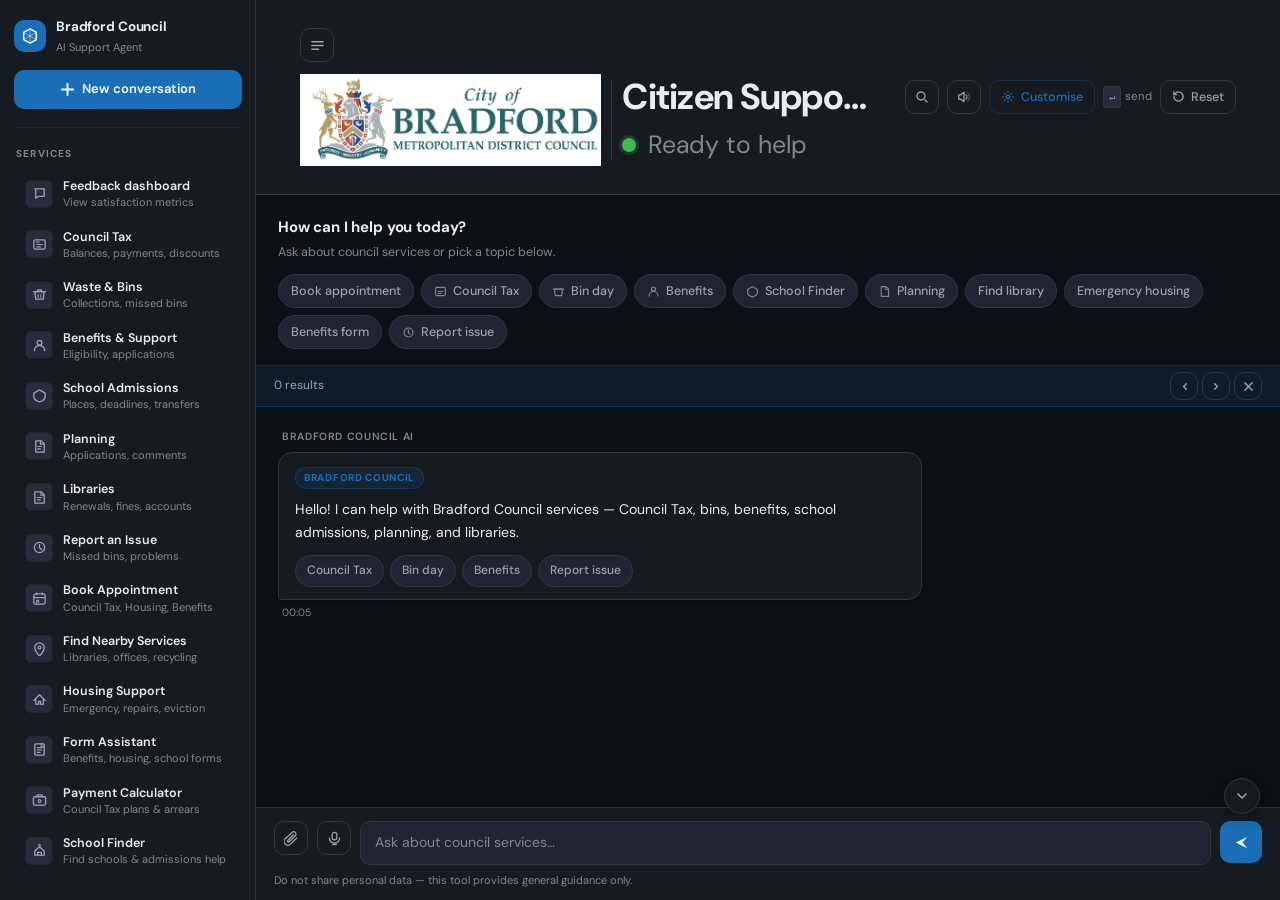
<file: Prototype/wwwroot/index.html>
<!doctype html>
<html lang="en" data-theme="dark" data-layout="default" data-accent="blue">
<head>
  <meta charset="utf-8" />
  <meta name="viewport" content="width=device-width,initial-scale=1" />
  <title>Bradford Council – Citizen Support AI</title>
  <link rel="preconnect" href="https://fonts.googleapis.com">
  <link rel="preconnect" href="https://fonts.gstatic.com" crossorigin>
  <link href="https://fonts.googleapis.com/css2?family=DM+Sans:ital,opsz,wght@0,9..40,300;0,9..40,400;0,9..40,500;0,9..40,600;0,9..40,700;1,9..40,400&family=DM+Mono:wght@400;500&display=swap" rel="stylesheet">
  <link rel="stylesheet" href="./styles.css" />
</head>
<body>

<!-- ═══ SETTINGS PANEL (OVERLAY) ═══════════════════════════════ -->
<div class="settings-overlay" id="settingsOverlay" aria-hidden="true">
  <div class="settings-panel" id="settingsPanel" role="dialog" aria-modal="true" aria-label="Appearance settings">
    <div class="settings-header">
      <div class="settings-title">
        <svg width="16" height="16" viewBox="0 0 16 16" fill="none"><path d="M8 2a1 1 0 1 0 0 2 1 1 0 0 0 0-2ZM3.05 5a5 5 0 0 1 9.9 0H14v1H2V5h1.05ZM2 8h12v1H2V8Zm0 3h12v1H2v-1Z" fill="currentColor" opacity=".3"/><circle cx="8" cy="3" r="1.2" stroke="currentColor" stroke-width="1.3"/><path d="M6.5 7.5a1.5 1.5 0 1 0 3 0 1.5 1.5 0 0 0-3 0ZM4 11.5a1.5 1.5 0 1 0 3 0 1.5 1.5 0 0 0-3 0ZM9 11.5a1.5 1.5 0 1 0 3 0 1.5 1.5 0 0 0-3 0Z" stroke="currentColor" stroke-width="1.3"/><path d="M8 5.5v.5M5.5 9.5H4M10.5 9.5H12M6.5 13H4M9.5 13H12" stroke="currentColor" stroke-width="1.2" stroke-linecap="round"/></svg>
        Appearance
      </div>
      <button class="settings-close" id="settingsClose" aria-label="Close settings">
        <svg width="14" height="14" viewBox="0 0 14 14" fill="none"><path d="M2 2l10 10M12 2L2 12" stroke="currentColor" stroke-width="1.6" stroke-linecap="round"/></svg>
      </button>
    </div>

    <div class="settings-body">

      <!-- Theme -->
      <div class="settings-group">
        <div class="settings-group-label">Theme</div>
        <div class="theme-picker">
          <button class="theme-option" data-theme-pick="dark" title="Dark" aria-label="Use dark theme">
            <span class="theme-swatch dark-swatch"></span>
            <span>Dark</span>
          </button>
          <button class="theme-option" data-theme-pick="light" title="Light" aria-label="Use light theme">
            <span class="theme-swatch light-swatch"></span>
            <span>Light</span>
          </button>
          <button class="theme-option" data-theme-pick="midnight" title="Midnight" aria-label="Use midnight theme">
            <span class="theme-swatch midnight-swatch"></span>
            <span>Midnight</span>
          </button>
          <button class="theme-option" data-theme-pick="warm" title="Warm" aria-label="Use warm theme">
            <span class="theme-swatch warm-swatch"></span>
            <span>Warm</span>
          </button>
        </div>
      </div>

      <!-- Accent colour -->
      <div class="settings-group">
        <div class="settings-group-label">Accent colour</div>
        <div class="accent-picker">
          <button class="accent-option" data-accent="blue" title="Blue" aria-label="Use blue accent colour" style="--c:#1a6eb5"></button>
          <button class="accent-option" data-accent="teal"   title="Teal"   aria-label="Use teal accent colour" style="--c:#0d9488"></button>
          <button class="accent-option" data-accent="green"  title="Green"  aria-label="Use green accent colour" style="--c:#16a34a"></button>
          <button class="accent-option" data-accent="violet" title="Violet" aria-label="Use violet accent colour" style="--c:#7c3aed"></button>
          <button class="accent-option" data-accent="rose"   title="Rose"   aria-label="Use rose accent colour" style="--c:#e11d48"></button>
          <button class="accent-option" data-accent="amber"  title="Amber"  aria-label="Use amber accent colour" style="--c:#d97706"></button>
          <button class="accent-option" data-accent="slate"  title="Slate"  aria-label="Use slate accent colour" style="--c:#475569"></button>
        </div>
      </div>

      <!-- Layout -->
      <div class="settings-group">
        <div class="settings-group-label">Layout</div>
        <div class="layout-picker">
          <button class="layout-option" data-layout="default" title="Default — sidebar + main">
            <span class="layout-preview default-preview">
              <span class="lp-side"></span><span class="lp-main"></span>
            </span>
            <span>Default</span>
          </button>
          <button class="layout-option" data-layout="centered" title="Centered — full-width, no sidebar">
            <span class="layout-preview centered-preview">
              <span class="lp-center"></span>
            </span>
            <span>Centered</span>
          </button>
          <button class="layout-option" data-layout="wide" title="Wide — expanded chat area">
            <span class="layout-preview wide-preview">
              <span class="lp-side-sm"></span><span class="lp-main-wide"></span>
            </span>
            <span>Wide</span>
          </button>
          <button class="layout-option" data-layout="compact" title="Compact — tight spacing">
            <span class="layout-preview compact-preview">
              <span class="lp-side-sm"></span><span class="lp-main-compact"></span>
            </span>
            <span>Compact</span>
          </button>
        </div>
      </div>

      <!-- Font size -->
      <div class="settings-group">
        <div class="settings-group-label">Font size</div>
        <div class="font-size-row">
          <span class="fs-label">A</span>
          <input type="range" class="fs-slider" id="fontSizeSlider" min="12" max="100" step="1" value="14">
          <span class="fs-label large">A</span>
          <span class="fs-value" id="fontSizeValue">14px</span>
        </div>
      </div>

      <!-- Bubble style -->
      <div class="settings-group">
        <div class="settings-group-label">Message bubbles</div>
        <div class="bubble-style-row">
          <button class="bubble-style-btn" data-bubble="rounded" title="Rounded" aria-label="Use rounded message bubbles">
            <svg width="36" height="22" viewBox="0 0 36 22"><rect x="2" y="2" width="32" height="18" rx="9" fill="none" stroke="currentColor" stroke-width="1.5"/></svg>
            Rounded
          </button>
          <button class="bubble-style-btn" data-bubble="sharp" title="Sharp" aria-label="Use sharp message bubbles">
            <svg width="36" height="22" viewBox="0 0 36 22"><rect x="2" y="2" width="32" height="18" rx="3" fill="none" stroke="currentColor" stroke-width="1.5"/></svg>
            Sharp
          </button>
          <button class="bubble-style-btn" data-bubble="minimal" title="Minimal" aria-label="Use minimal message bubbles">
            <svg width="36" height="22" viewBox="0 0 36 22"><rect x="2" y="2" width="32" height="18" rx="3" fill="none" stroke="currentColor" stroke-width="1.5" stroke-dasharray="4 2"/></svg>
            Minimal
          </button>
        </div>
      </div>

      <!-- Animations toggle -->
      <div class="settings-group">
        <div class="settings-group-label">Animations</div>
        <label class="toggle-row">
          <span>Message animations</span>
          <span class="toggle-wrap">
            <input type="checkbox" id="animToggle" checked>
            <span class="toggle-track"><span class="toggle-thumb"></span></span>
          </span>
        </label>
        <label class="toggle-row">
          <span>Typing indicator</span>
          <span class="toggle-wrap">
            <input type="checkbox" id="typingToggle" checked>
            <span class="toggle-track"><span class="toggle-thumb"></span></span>
          </span>
        </label>
      </div>

      <!-- Timestamps -->
      <div class="settings-group">
        <div class="settings-group-label">Timestamps</div>
        <label class="toggle-row">
          <span>Show message time</span>
          <span class="toggle-wrap">
            <input type="checkbox" id="timestampToggle" checked>
            <span class="toggle-track"><span class="toggle-thumb"></span></span>
          </span>
        </label>
      </div>

    </div>
  </div>
</div>

<!-- ═══ APP SHELL ════════════════════════════════════════════════ -->
<div class="app-shell" id="appShell">

  <!-- ─── SIDEBAR ─────────────────────────────────────────────── -->
  <aside class="sidebar" id="sidebar">
    <div class="sidebar-inner">

      <div class="sidebar-top">
        <div class="brand">
          <div class="brand-icon">
            <svg width="18" height="18" viewBox="0 0 20 20" fill="none"><path d="M10 2L3 6V14L10 18L17 14V6L10 2Z" stroke="currentColor" stroke-width="1.6" stroke-linejoin="round"/><path d="M10 2V18M3 6L17 14M17 6L3 14" stroke="currentColor" stroke-width="1" stroke-opacity="0.5"/></svg>
          </div>
          <div class="brand-copy">
            <span class="brand-name">Bradford Council</span>
            <span class="brand-sub">AI Support Agent</span>
          </div>
        </div>

        <button class="new-chat-btn" id="newChatBtn" type="button">
          <svg width="13" height="13" viewBox="0 0 14 14" fill="none"><path d="M7 1v12M1 7h12" stroke="currentColor" stroke-width="2" stroke-linecap="round"/></svg>
          New conversation
        </button>
      </div>

      <!-- Services nav -->
      <nav class="sidebar-section">
        <span class="sidebar-heading">Services</span>
        <div class="service-list">

          <a class="service-card" href="./feedback.html">
            <span class="service-icon" aria-hidden="true">
              <svg width="15" height="15" viewBox="0 0 16 16" fill="none">
                <path d="M3 3h10v8H7l-3 2V3Z" stroke="currentColor" stroke-width="1.4" stroke-linejoin="round"/>
              </svg>
            </span>
            <span class="service-text">
              <strong>Feedback dashboard</strong>
              <small>View satisfaction metrics</small>
            </span>
          </a>

          <button class="service-card" data-preset="How do I check my Council Tax balance?" type="button">
            <span class="service-icon" aria-hidden="true">
              <svg width="15" height="15" viewBox="0 0 16 16" fill="none"><rect x="2" y="3" width="12" height="10" rx="1.5" stroke="currentColor" stroke-width="1.4"/><path d="M5 8h6M5 10.5h4M5 5.5h2.5" stroke="currentColor" stroke-width="1.2" stroke-linecap="round"/></svg>
            </span>
            <span class="service-text">
              <strong>Council Tax</strong>
              <small>Balances, payments, discounts</small>
            </span>
          </button>

          

          <button class="service-card" data-preset="When is my bin collection day?" type="button">
            <span class="service-icon" aria-hidden="true">
              <svg width="15" height="15" viewBox="0 0 16 16" fill="none"><path d="M3 5h10l-1 8H4L3 5Z" stroke="currentColor" stroke-width="1.4" stroke-linejoin="round"/><path d="M1.5 5h13M6 5V3.5a.5.5 0 0 1 .5-.5h3a.5.5 0 0 1 .5.5V5" stroke="currentColor" stroke-width="1.4" stroke-linecap="round"/><path d="M6.5 8v3M9.5 8v3" stroke="currentColor" stroke-width="1.2" stroke-linecap="round"/></svg>
            </span>
            <span class="service-text">
              <strong>Waste &amp; Bins</strong>
              <small>Collections, missed bins</small>
            </span>
          </button>

          <button class="service-card" data-preset="How do I apply for Council Tax Support?" type="button">
            <span class="service-icon" aria-hidden="true">
              <svg width="15" height="15" viewBox="0 0 16 16" fill="none"><circle cx="8" cy="5" r="2.5" stroke="currentColor" stroke-width="1.4"/><path d="M2.5 13.5c0-3.038 2.462-5.5 5.5-5.5s5.5 2.462 5.5 5.5" stroke="currentColor" stroke-width="1.4" stroke-linecap="round"/></svg>
            </span>
            <span class="service-text">
              <strong>Benefits &amp; Support</strong>
              <small>Eligibility, applications</small>
            </span>
          </button>

          <button class="service-card" type="button" onclick="openAdmissionsPanel()" aria-label="Open School Admissions guidance panel">
            <span class="service-icon" aria-hidden="true">
              <svg width="15" height="15" viewBox="0 0 16 16" fill="none"><path d="M8 2L2 5.5V9c0 3 2.5 4.8 6 5.8 3.5-1 6-2.8 6-5.8V5.5L8 2Z" stroke="currentColor" stroke-width="1.4" stroke-linejoin="round"/></svg>
            </span>
            <span class="service-text">
              <strong>School Admissions</strong>
              <small>Places, deadlines, transfers</small>
            </span>
          </button>

          <button class="service-card" data-preset="How can I check my planning application status?" type="button">
            <span class="service-icon" aria-hidden="true">
              <svg width="15" height="15" viewBox="0 0 16 16" fill="none"><path d="M4 2h6l3 3v9H4V2Z" stroke="currentColor" stroke-width="1.4" stroke-linejoin="round"/><path d="M9 2v3.5H13M6 8h4M6 10.5h3" stroke="currentColor" stroke-width="1.2" stroke-linecap="round"/></svg>
            </span>
            <span class="service-text">
              <strong>Planning</strong>
              <small>Applications, comments</small>
            </span>
          </button>

          <button class="service-card" data-preset="How do I renew library books online?" type="button">
            <span class="service-icon" aria-hidden="true">
              <svg width="15" height="15" viewBox="0 0 16 16" fill="none"><path d="M3 2h7l3 3v9H3V2Z" stroke="currentColor" stroke-width="1.4" stroke-linejoin="round"/><path d="M9.5 2v3.5H13M5.5 8h5M5.5 10.5h3.5" stroke="currentColor" stroke-width="1.2" stroke-linecap="round"/></svg>
            </span>
            <span class="service-text">
              <strong>Libraries</strong>
              <small>Renewals, fines, accounts</small>
            </span>
          </button>

          <button class="service-card" data-preset="How do I report a missed bin?" type="button">
            <span class="service-icon" aria-hidden="true">
              <svg width="15" height="15" viewBox="0 0 16 16" fill="none"><circle cx="8" cy="8" r="5.5" stroke="currentColor" stroke-width="1.4"/><path d="M8 5v3.5l2 1.5" stroke="currentColor" stroke-width="1.4" stroke-linecap="round" stroke-linejoin="round"/></svg>
            </span>
            <span class="service-text">
              <strong>Report an Issue</strong>
              <small>Missed bins, problems</small>
            </span>
          </button>

          <!-- ── New services ──────────────────────────────────────────────── -->

          <button class="service-card" type="button" onclick="openAppointmentPanel()" aria-label="Open Appointment booking panel">
            <span class="service-icon" aria-hidden="true">
              <svg width="15" height="15" viewBox="0 0 16 16" fill="none"><rect x="2" y="3" width="12" height="11" rx="1.5" stroke="currentColor" stroke-width="1.4"/><path d="M5 2v2M11 2v2M2 7h12" stroke="currentColor" stroke-width="1.3" stroke-linecap="round"/><path d="M5 10h2v2H5z" stroke="currentColor" stroke-width="1.1"/></svg>
            </span>
            <span class="service-text">
              <strong>Book Appointment</strong>
              <small>Council Tax, Housing, Benefits</small>
            </span>
          </button>

          <button class="service-card" type="button" onclick="openNearbyPanel()" aria-label="Open Find Nearby Services panel">
            <span class="service-icon" aria-hidden="true">
              <svg width="15" height="15" viewBox="0 0 16 16" fill="none"><path d="M8 2C5.24 2 3 4.24 3 7c0 3.75 5 9 5 9s5-5.25 5-9c0-2.76-2.24-5-5-5Z" stroke="currentColor" stroke-width="1.4"/><circle cx="8" cy="7" r="1.5" stroke="currentColor" stroke-width="1.3"/></svg>
            </span>
            <span class="service-text">
              <strong>Find Nearby Services</strong>
              <small>Libraries, offices, recycling</small>
            </span>
          </button>

          <button class="service-card" type="button" onclick="openHousingPanel()" aria-label="Open Housing Support panel">
            <span class="service-icon" aria-hidden="true">
              <svg width="15" height="15" viewBox="0 0 16 16" fill="none"><path d="M2 9L8 3l6 6" stroke="currentColor" stroke-width="1.4" stroke-linecap="round" stroke-linejoin="round"/><path d="M4 7.5V13h3v-3h2v3h3V7.5" stroke="currentColor" stroke-width="1.3" stroke-linecap="round" stroke-linejoin="round"/></svg>
            </span>
            <span class="service-text">
              <strong>Housing Support</strong>
              <small>Emergency, repairs, eviction</small>
            </span>
          </button>

          <button class="service-card" type="button" onclick="openFormPanel()" aria-label="Open Form Assistant panel">
            <span class="service-icon" aria-hidden="true">
              <svg width="15" height="15" viewBox="0 0 16 16" fill="none"><path d="M4 2h8a1 1 0 0 1 1 1v10a1 1 0 0 1-1 1H4a1 1 0 0 1-1-1V3a1 1 0 0 1 1-1Z" stroke="currentColor" stroke-width="1.4"/><path d="M5.5 6h5M5.5 8.5h5M5.5 11h3" stroke="currentColor" stroke-width="1.2" stroke-linecap="round"/><path d="M10 2v3h3" stroke="currentColor" stroke-width="1.2" stroke-linecap="round" stroke-linejoin="round"/></svg>
            </span>
            <span class="service-text">
              <strong>Form Assistant</strong>
              <small>Benefits, housing, school forms</small>
            </span>
          </button>

          <button class="service-card" type="button" onclick="openCtPanel()" aria-label="Open Council Tax Payment Calculator panel">
            <span class="service-icon" aria-hidden="true">
              <svg width="15" height="15" viewBox="0 0 16 16" fill="none"><rect x="1.5" y="4" width="13" height="9" rx="1.5" stroke="currentColor" stroke-width="1.4"/><path d="M5 4V3a1 1 0 0 1 1-1h4a1 1 0 0 1 1 1v1" stroke="currentColor" stroke-width="1.3"/><circle cx="8" cy="8.5" r="1.5" stroke="currentColor" stroke-width="1.2"/></svg>
            </span>
            <span class="service-text">
              <strong>Payment Calculator</strong>
              <small>Council Tax plans &amp; arrears</small>
            </span>
          </button>

          <button class="service-card" type="button" onclick="openSchoolPanel()" aria-label="Open School Finder panel">
            <span class="service-icon" aria-hidden="true">
              <svg width="15" height="15" viewBox="0 0 16 16" fill="none"><path d="M3 13V8.5L8 4l5 4.5V13H3Z" stroke="currentColor" stroke-width="1.4" stroke-linejoin="round"/><path d="M6 13v-3h4v3" stroke="currentColor" stroke-width="1.3" stroke-linecap="round" stroke-linejoin="round"/><path d="M7 2.5L8 1.5l1 1" stroke="currentColor" stroke-width="1.2" stroke-linecap="round" stroke-linejoin="round"/></svg>
            </span>
            <span class="service-text">
              <strong>School Finder</strong>
              <small>Find schools &amp; admissions help</small>
            </span>
          </button>

        </div>
      </nav>

      <!-- Session -->
      <div class="sidebar-section">
        <span class="sidebar-heading">Session</span>
        <div class="session-card">
          <div class="session-row">
            <span class="session-label">
              <svg width="11" height="11" viewBox="0 0 12 12" fill="none"><rect x="1.5" y="1.5" width="9" height="9" rx="1" stroke="currentColor" stroke-width="1.2"/><path d="M4 6h4M4 4h4M4 8h2" stroke="currentColor" stroke-width="1" stroke-linecap="round"/></svg>
              Session
            </span>
            <code id="sessionPill" class="session-pill">—</code>
          </div>
          <div class="session-row">
            <span class="session-label">
              <svg width="11" height="11" viewBox="0 0 12 12" fill="none"><circle cx="6" cy="6" r="4.5" stroke="currentColor" stroke-width="1.2"/><path d="M6 3.5V6l1.5 1.5" stroke="currentColor" stroke-width="1.2" stroke-linecap="round"/></svg>
              Started
            </span>
            <span class="session-time" id="sessionTime">—</span>
          </div>
          <div class="session-row">
            <span class="session-label">
              <svg width="11" height="11" viewBox="0 0 12 12" fill="none"><path d="M2 9.5h8M4 9.5V4l2-2 2 2v5.5" stroke="currentColor" stroke-width="1.2" stroke-linecap="round" stroke-linejoin="round"/></svg>
              Messages
            </span>
            <span class="session-pill" id="msgCount">0</span>
          </div>
        </div>
      </div>

      <!-- Disclaimer -->
      <div class="sidebar-note">
        <svg width="13" height="13" viewBox="0 0 14 14" fill="none"><circle cx="7" cy="7" r="5.5" stroke="currentColor" stroke-width="1.3"/><path d="M7 6v4M7 4.5v.5" stroke="currentColor" stroke-width="1.3" stroke-linecap="round"/></svg>
        <p>Prototype — do not share personal or sensitive information in this chat.</p>
      </div>

    </div>
  </aside>

  <!-- ─── MAIN ─────────────────────────────────────────────────── -->
  <main class="main-panel">

    <!-- Topbar -->
    <header class="topbar">
      <div class="topbar-left">
        <button class="icon-btn" id="toggleSidebarBtn" type="button" aria-label="Toggle sidebar">
          <svg width="15" height="15" viewBox="0 0 16 16" fill="none"><path d="M2 4h12M2 8h12M2 12h7" stroke="currentColor" stroke-width="1.5" stroke-linecap="round"/></svg>
        </button>

        <div class="topbar-brand">
          <img src="./assets/bradford-logo.png" alt="Bradford Council" class="topbar-logo"
               onerror="this.style.display='none'" />
          <div class="topbar-divider"></div>
          <div class="topbar-title">
            <h1>Citizen Support AI</h1>
            <div class="status-row">
              <span class="status-dot" id="statusDot"></span>
              <span id="statusLine">Ready to help</span>
            </div>
          </div>
        </div>
      </div>

      <div class="topbar-right">
        <div class="message-search-wrap" id="searchWrap">
          <input type="text" class="search-input" id="searchInput" placeholder="Search messages…" aria-label="Search chat history"/>
          <svg class="search-icon" width="13" height="13" viewBox="0 0 14 14" fill="none"><circle cx="6" cy="6" r="4" stroke="currentColor" stroke-width="1.4"/><path d="M10 10l2 2" stroke="currentColor" stroke-width="1.4" stroke-linecap="round"/></svg>
        </div>

        <button class="icon-btn" id="searchToggleBtn" aria-label="Search messages" title="Search messages">
          <svg width="14" height="14" viewBox="0 0 14 14" fill="none"><circle cx="6" cy="6" r="4" stroke="currentColor" stroke-width="1.4"/><path d="M10 10l2 2" stroke="currentColor" stroke-width="1.4" stroke-linecap="round"/></svg>
        </button>

        <!-- Voice output toggle -->
        <button class="icon-btn voice-toggle-btn" id="voiceToggleBtn" aria-label="Enable voice output" aria-pressed="false" title="Voice output">
          <svg id="speakerIcon" width="14" height="14" viewBox="0 0 16 16" fill="none">
            <path d="M2 5.5h2.5L8 2.5v11L4.5 10.5H2v-5Z" stroke="currentColor" stroke-width="1.4" stroke-linejoin="round"/>
            <path class="speaker-wave speaker-wave-1" d="M10 5.5a3 3 0 0 1 0 5" stroke="currentColor" stroke-width="1.4" stroke-linecap="round"/>
            <path class="speaker-wave speaker-wave-2" d="M12 3.5a5.5 5.5 0 0 1 0 9" stroke="currentColor" stroke-width="1.4" stroke-linecap="round" opacity="0.4"/>
          </svg>
        </button>
        <button class="ghost-btn topbar-customise-btn" id="settingsBtn" aria-label="Appearance settings" title="Customise appearance">
          <svg width="14" height="14" viewBox="0 0 16 16" fill="none"><circle cx="8" cy="8" r="2" stroke="currentColor" stroke-width="1.4"/><path d="M8 2v1M8 13v1M2 8h1M13 8h1M3.93 3.93l.71.71M11.36 11.36l.71.71M3.93 12.07l.71-.71M11.36 4.64l.71-.71" stroke="currentColor" stroke-width="1.4" stroke-linecap="round"/></svg>
          Customise
        </button>

        <span class="kbd-hint"><kbd>↵</kbd> send</span>

        <button class="ghost-btn" id="resetBtn" type="button">
          <svg width="13" height="13" viewBox="0 0 14 14" fill="none"><path d="M2 7a5 5 0 1 0 1-3M2 2v3h3" stroke="currentColor" stroke-width="1.4" stroke-linecap="round" stroke-linejoin="round"/></svg>
          Reset
        </button>
      </div>
    </header>

    <!-- Quickstart -->
    <section class="quickstart" id="quickstart">
      <div class="quickstart-header">
        <h2>How can I help you today?</h2>
        <p>Ask about council services or pick a topic below.</p>
      </div>
      <div class="quickstart-chips">
        <button class="qs-chip" type="button" onclick="openAppointmentPanel()" aria-label="Book an appointment with Bradford Council">Book appointment</button>
        <button class="qs-chip" data-preset="How do I check my Council Tax balance?" type="button">
          <svg width="13" height="13" viewBox="0 0 16 16" fill="none" aria-hidden="true"><rect x="2" y="3" width="12" height="10" rx="1.5" stroke="currentColor" stroke-width="1.4"/><path d="M5 8h6M5 10.5h4" stroke="currentColor" stroke-width="1.2" stroke-linecap="round"/></svg>
          Council Tax
        </button>
        <button class="qs-chip" data-preset="When is my bin collection day?" type="button">
          <svg width="13" height="13" viewBox="0 0 16 16" fill="none" aria-hidden="true"><path d="M3 5h10l-1 8H4L3 5Z" stroke="currentColor" stroke-width="1.4" stroke-linejoin="round"/><path d="M1.5 5h13" stroke="currentColor" stroke-width="1.4" stroke-linecap="round"/></svg>
          Bin day
        </button>
        <button class="qs-chip" data-preset="How do I apply for Council Tax Support?" type="button">
          <svg width="13" height="13" viewBox="0 0 16 16" fill="none" aria-hidden="true"><circle cx="8" cy="5" r="2.5" stroke="currentColor" stroke-width="1.4"/><path d="M2.5 13.5c0-3.038 2.462-5.5 5.5-5.5s5.5 2.462 5.5 5.5" stroke="currentColor" stroke-width="1.4" stroke-linecap="round"/></svg>
          Benefits
        </button>
        <button class="qs-chip" type="button" onclick="openSchoolPanel()" aria-label="Open School Finder for schools and admissions help">
          <svg width="13" height="13" viewBox="0 0 16 16" fill="none" aria-hidden="true"><path d="M8 2L2 5.5V9c0 3 2.5 4.8 6 5.8 3.5-1 6-2.8 6-5.8V5.5L8 2Z" stroke="currentColor" stroke-width="1.4" stroke-linejoin="round"/></svg>
          School Finder
        </button>
        <button class="qs-chip" data-preset="How can I check my planning application status?" type="button">
          <svg width="13" height="13" viewBox="0 0 16 16" fill="none" aria-hidden="true"><path d="M4 2h6l3 3v9H4V2Z" stroke="currentColor" stroke-width="1.4" stroke-linejoin="round"/><path d="M9 2v3.5H13" stroke="currentColor" stroke-width="1.2" stroke-linecap="round"/></svg>
          Planning
        </button>
        <button class="qs-chip" type="button" onclick="openNearbyPanel({category:'library'})" aria-label="Find my nearest library">Find library</button>
        <button class="qs-chip" type="button" onclick="openHousingPanel({route:'rough_sleeping'})" aria-label="Get emergency housing help">Emergency housing</button>
        <button class="qs-chip" type="button" onclick="openFormPanel()" aria-label="Open Form Assistant for guided form help">Benefits form</button>
        <button class="qs-chip" data-preset="How do I report a missed bin?" type="button">
          <svg width="13" height="13" viewBox="0 0 16 16" fill="none" aria-hidden="true"><circle cx="8" cy="8" r="5.5" stroke="currentColor" stroke-width="1.4"/><path d="M8 5v3.5l2 1.5" stroke="currentColor" stroke-width="1.4" stroke-linecap="round" stroke-linejoin="round"/></svg>
          Report issue
        </button>
      </div>
    </section>

    <!-- Search results bar -->
    <div class="search-results-bar" id="searchResultsBar" hidden>
      <span id="searchResultsText">0 results</span>
      <div class="search-nav">
        <button class="icon-btn sm" id="searchPrev" aria-label="Previous result">
          <svg width="11" height="11" viewBox="0 0 12 12" fill="none"><path d="M8 9L5 6l3-3" stroke="currentColor" stroke-width="1.5" stroke-linecap="round" stroke-linejoin="round"/></svg>
        </button>
        <button class="icon-btn sm" id="searchNext" aria-label="Next result">
          <svg width="11" height="11" viewBox="0 0 12 12" fill="none"><path d="M4 3l3 3-3 3" stroke="currentColor" stroke-width="1.5" stroke-linecap="round" stroke-linejoin="round"/></svg>
        </button>
        <button class="icon-btn sm" id="searchClear" aria-label="Clear search">
          <svg width="11" height="11" viewBox="0 0 12 12" fill="none"><path d="M2 2l8 8M10 2L2 10" stroke="currentColor" stroke-width="1.5" stroke-linecap="round"/></svg>
        </button>
      </div>
    </div>

    <!-- Chat stream -->
    <section class="chat-panel">
      <div id="chat" class="chat-stream" role="log" aria-live="polite" aria-label="Conversation"></div>

      <div class="composer-wrap">
        <div class="composer">
          <button class="attach-btn icon-btn" id="attachBtn" type="button" aria-label="Attach file" title="Attach file">
            <svg width="15" height="15" viewBox="0 0 16 16" fill="none"><path d="M13.5 7.5L7 14a4 4 0 0 1-5.66-5.66L8.5 1.5a2.5 2.5 0 0 1 3.54 3.54L5.5 11.5a1 1 0 0 1-1.42-1.42L10 4" stroke="currentColor" stroke-width="1.4" stroke-linecap="round" stroke-linejoin="round"/></svg>
          </button>
          <!-- Voice input (mic) button -->
          <button class="mic-btn icon-btn" id="micBtn" type="button" aria-label="Record voice input" title="Voice input">
            <svg id="micIcon" width="15" height="15" viewBox="0 0 16 16" fill="none">
              <rect x="5.5" y="1.5" width="5" height="8" rx="2.5" stroke="currentColor" stroke-width="1.4"/>
              <path d="M2.5 7.5A5.5 5.5 0 0 0 13.5 7.5" stroke="currentColor" stroke-width="1.4" stroke-linecap="round"/>
              <path d="M8 13v1.5M6 14.5h4" stroke="currentColor" stroke-width="1.4" stroke-linecap="round"/>
            </svg>
          </button>
          <div class="input-wrap">
            <input
              id="msg"
              type="text"
              placeholder="Ask about council services…"
              autocomplete="off"
              aria-label="Message input"
              maxlength="1000"
            />
            <span class="char-count" id="charCount"></span>
          </div>
          <button id="sendBtn" class="send-btn" type="button" aria-label="Send message">
            <svg width="15" height="15" viewBox="0 0 16 16" fill="none"><path d="M2 8l12-6-5 6 5 6-12-6Z" fill="currentColor"/></svg>
          </button>
        </div>
        <p class="composer-note">Do not share personal data — this tool provides general guidance only.</p>
      </div>
    </section>

    <!-- Scroll-to-bottom FAB -->
    <button class="scroll-fab" id="scrollFab" aria-label="Scroll to bottom" hidden>
      <svg width="14" height="14" viewBox="0 0 14 14" fill="none"><path d="M3 5l4 4 4-4" stroke="currentColor" stroke-width="1.6" stroke-linecap="round" stroke-linejoin="round"/></svg>
    </button>

  </main>
</div><!-- /.app-shell -->

<!-- Toast container -->
<div class="toast-container" id="toastContainer" aria-live="assertive" aria-atomic="true"></div>

<!-- Feedback modal -->
<div class="feedback-modal-overlay" id="feedbackModalOverlay" aria-hidden="true">
  <div
    class="feedback-modal"
    id="feedbackModal"
    role="dialog"
    aria-modal="true"
    aria-labelledby="feedbackModalTitle"
    aria-describedby="feedbackModalDesc"
    tabindex="-1"
  >
    <div class="feedback-modal-header">
      <h2 id="feedbackModalTitle">Share feedback</h2>
      <button
        type="button"
        class="icon-btn"
        id="feedbackModalClose"
        aria-label="Close feedback dialog"
      >
        <svg width="14" height="14" viewBox="0 0 14 14" fill="none">
          <path d="M2 2l10 10M12 2L2 12" stroke="currentColor" stroke-width="1.6" stroke-linecap="round"/>
        </svg>
      </button>
    </div>

    <p id="feedbackModalDesc" class="feedback-modal-desc">
      Add an optional comment about this response.
    </p>

    <label for="feedbackComment" class="feedback-label">Comment</label>
    <textarea
      id="feedbackComment"
      class="feedback-textarea"
      rows="5"
      maxlength="500"
      placeholder="Tell us what was useful or what could be improved"
    ></textarea>

    <div class="feedback-modal-actions">
      <button type="button" class="ghost-btn" id="feedbackCancelBtn">Cancel</button>
      <button type="button" class="send-btn feedback-submit-btn" id="feedbackSubmitBtn">Submit</button>
    </div>
  </div>
</div>
<!-- ═══ FORM ASSISTANT PANEL ════════════════════════════════════ -->
<div class="fp-overlay" id="fpOverlay" aria-hidden="true">
  <div
    class="fp-panel"
    id="fpPanel"
    role="dialog"
    aria-modal="true"
    aria-labelledby="fpTitle"
    tabindex="-1"
  >
    <!-- Header -->
    <div class="fp-header">
      <div class="fp-header-left">
        <svg class="fp-header-icon" width="16" height="16" viewBox="0 0 16 16" fill="none" aria-hidden="true">
          <path d="M4 2h8a1 1 0 0 1 1 1v10a1 1 0 0 1-1 1H4a1 1 0 0 1-1-1V3a1 1 0 0 1 1-1Z"
                stroke="currentColor" stroke-width="1.4"/>
          <path d="M5.5 6h5M5.5 8.5h5M5.5 11h3"
                stroke="currentColor" stroke-width="1.2" stroke-linecap="round"/>
          <path d="M10 2v3h3" stroke="currentColor" stroke-width="1.2"
                stroke-linecap="round" stroke-linejoin="round"/>
        </svg>
        <span id="fpTitle">Form Assistant</span>
      </div>
      <button class="icon-btn" id="fpClose" aria-label="Close Form Assistant" type="button">
        <svg width="14" height="14" viewBox="0 0 14 14" fill="none" aria-hidden="true">
          <path d="M2 2l10 10M12 2L2 12" stroke="currentColor" stroke-width="1.6" stroke-linecap="round"/>
        </svg>
      </button>
    </div>

    <!-- Scrollable body — populated by JS -->
    <div class="fp-body" id="fpBody" aria-live="polite"></div>
  </div>
</div>

<!-- ═══ NEARBY SERVICES PANEL ════════════════════════════════════ -->
<div class="fp-overlay" id="nsOverlay" aria-hidden="true">
  <div
    class="fp-panel"
    id="nsPanel"
    role="dialog"
    aria-modal="true"
    aria-labelledby="nsTitle"
    tabindex="-1"
  >
    <div class="fp-header">
      <div class="fp-header-left">
        <svg class="fp-header-icon" width="16" height="16" viewBox="0 0 16 16" fill="none" aria-hidden="true">
          <path d="M8 2C5.24 2 3 4.24 3 7c0 3.75 5 9 5 9s5-5.25 5-9c0-2.76-2.24-5-5-5Z"
                stroke="currentColor" stroke-width="1.4"/>
          <circle cx="8" cy="7" r="1.5" stroke="currentColor" stroke-width="1.3"/>
        </svg>
        <span id="nsTitle">Find Nearby Services</span>
      </div>
      <button class="icon-btn" id="nsClose" aria-label="Close Find Nearby Services" type="button">
        <svg width="14" height="14" viewBox="0 0 14 14" fill="none" aria-hidden="true">
          <path d="M2 2l10 10M12 2L2 12" stroke="currentColor" stroke-width="1.6" stroke-linecap="round"/>
        </svg>
      </button>
    </div>
    <div class="fp-body" id="nsBody" aria-live="polite"></div>
  </div>
</div>

<!-- ═══ SCHOOL FINDER PANEL ══════════════════════════════════════ -->
<div class="fp-overlay" id="sfOverlay" aria-hidden="true">
  <div
    class="fp-panel"
    id="sfPanel"
    role="dialog"
    aria-modal="true"
    aria-labelledby="sfTitle"
    tabindex="-1"
  >
    <!-- Header -->
    <div class="fp-header">
      <div class="fp-header-left">
        <svg class="fp-header-icon" width="16" height="16" viewBox="0 0 16 16" fill="none" aria-hidden="true">
          <path d="M3 13V8.5L8 4l5 4.5V13H3Z" stroke="currentColor" stroke-width="1.4" stroke-linejoin="round"/>
          <path d="M6 13v-3h4v3" stroke="currentColor" stroke-width="1.3" stroke-linecap="round" stroke-linejoin="round"/>
          <path d="M7 2.5L8 1.5l1 1" stroke="currentColor" stroke-width="1.2" stroke-linecap="round" stroke-linejoin="round"/>
        </svg>
        <span id="sfTitle">School Finder</span>
      </div>
      <button class="icon-btn" id="sfClose" aria-label="Close School Finder" type="button">
        <svg width="14" height="14" viewBox="0 0 14 14" fill="none" aria-hidden="true">
          <path d="M2 2l10 10M12 2L2 12" stroke="currentColor" stroke-width="1.6" stroke-linecap="round"/>
        </svg>
      </button>
    </div>

    <!-- Scrollable body — populated by JS -->
    <div class="fp-body" id="sfBody" aria-live="polite"></div>
  </div>
</div>

<!-- ═══ APPOINTMENT PANEL ═════════════════════════════════════════ -->
<div class="fp-overlay" id="apOverlay" aria-hidden="true">
  <div
    class="fp-panel"
    id="apPanel"
    role="dialog"
    aria-modal="true"
    aria-labelledby="apTitle"
    tabindex="-1"
  >
    <!-- Header -->
    <div class="fp-header">
      <div class="fp-header-left">
        <svg class="fp-header-icon" width="16" height="16" viewBox="0 0 16 16" fill="none" aria-hidden="true">
          <rect x="2" y="3" width="12" height="11" rx="1.5" stroke="currentColor" stroke-width="1.4"/>
          <path d="M5 2v2M11 2v2M2 7h12" stroke="currentColor" stroke-width="1.3" stroke-linecap="round"/>
          <path d="M5 10h2v2H5z" stroke="currentColor" stroke-width="1.1"/>
        </svg>
        <span id="apTitle">Book Appointment</span>
      </div>
      <button class="icon-btn" id="apClose" aria-label="Close appointment booking" type="button">
        <svg width="14" height="14" viewBox="0 0 14 14" fill="none" aria-hidden="true">
          <path d="M2 2l10 10M12 2L2 12" stroke="currentColor" stroke-width="1.6" stroke-linecap="round"/>
        </svg>
      </button>
    </div>

    <!-- Scrollable body — populated by JS -->
    <div class="fp-body" id="apBody" aria-live="polite"></div>
  </div>
</div>

<!-- ═══ SCHOOL ADMISSIONS PANEL ═══════════════════════════════════ -->
<div class="fp-overlay" id="saOverlay" aria-hidden="true">
  <div
    class="fp-panel"
    id="saPanel"
    role="dialog"
    aria-modal="true"
    aria-labelledby="saTitle"
    tabindex="-1"
  >
    <div class="fp-header">
      <div class="fp-header-left">
        <svg class="fp-header-icon" width="16" height="16" viewBox="0 0 16 16" fill="none" aria-hidden="true">
          <path d="M8 2L2 5.5V9c0 3 2.5 4.8 6 5.8 3.5-1 6-2.8 6-5.8V5.5L8 2Z"
                stroke="currentColor" stroke-width="1.4" stroke-linejoin="round"/>
        </svg>
        <span id="saTitle">School Admissions</span>
      </div>
      <button class="icon-btn" id="saClose" aria-label="Close School Admissions" type="button">
        <svg width="14" height="14" viewBox="0 0 14 14" fill="none" aria-hidden="true">
          <path d="M2 2l10 10M12 2L2 12" stroke="currentColor" stroke-width="1.6" stroke-linecap="round"/>
        </svg>
      </button>
    </div>
    <div class="fp-body" id="saBody" aria-live="polite"></div>
  </div>
</div>

<!-- ═══ HOUSING SUPPORT PANEL ════════════════════════════════════ -->
<div class="fp-overlay" id="hsOverlay" aria-hidden="true">
  <div
    class="fp-panel"
    id="hsPanel"
    role="dialog"
    aria-modal="true"
    aria-labelledby="hsTitle"
    tabindex="-1"
  >
    <div class="fp-header">
      <div class="fp-header-left">
        <svg class="fp-header-icon" width="16" height="16" viewBox="0 0 16 16" fill="none" aria-hidden="true">
          <path d="M2 9L8 3l6 6" stroke="currentColor" stroke-width="1.4" stroke-linecap="round" stroke-linejoin="round"/>
          <path d="M4 7.5V13h3v-3h2v3h3V7.5" stroke="currentColor" stroke-width="1.3" stroke-linecap="round" stroke-linejoin="round"/>
        </svg>
        <span id="hsTitle">Housing Support</span>
      </div>
      <button class="icon-btn" id="hsClose" aria-label="Close Housing Support" type="button">
        <svg width="14" height="14" viewBox="0 0 14 14" fill="none" aria-hidden="true">
          <path d="M2 2l10 10M12 2L2 12" stroke="currentColor" stroke-width="1.6" stroke-linecap="round"/>
        </svg>
      </button>
    </div>
    <div class="fp-body" id="hsBody" aria-live="polite"></div>
  </div>
</div>

<!-- ═══ COUNCIL TAX CALCULATOR PANEL ════════════════════════════ -->
<div class="fp-overlay" id="ctOverlay" aria-hidden="true">
  <div
    class="fp-panel"
    id="ctPanel"
    role="dialog"
    aria-modal="true"
    aria-labelledby="ctTitle"
    tabindex="-1"
  >
    <div class="fp-header">
      <div class="fp-header-left">
        <svg class="fp-header-icon" width="16" height="16" viewBox="0 0 16 16" fill="none" aria-hidden="true">
          <rect x="1.5" y="4" width="13" height="9" rx="1.5" stroke="currentColor" stroke-width="1.4"/>
          <path d="M5 4V3a1 1 0 0 1 1-1h4a1 1 0 0 1 1 1v1" stroke="currentColor" stroke-width="1.3"/>
          <circle cx="8" cy="8.5" r="1.5" stroke="currentColor" stroke-width="1.2"/>
        </svg>
        <span id="ctTitle">Council Tax Calculator</span>
      </div>
      <button class="icon-btn" id="ctClose" aria-label="Close Council Tax Calculator" type="button">
        <svg width="14" height="14" viewBox="0 0 14 14" fill="none" aria-hidden="true">
          <path d="M2 2l10 10M12 2L2 12" stroke="currentColor" stroke-width="1.6" stroke-linecap="round"/>
        </svg>
      </button>
    </div>
    <div class="fp-body" id="ctBody" aria-live="polite"></div>
  </div>
</div>

<script src="./app.js"></script>

</body>
</html>
</file>
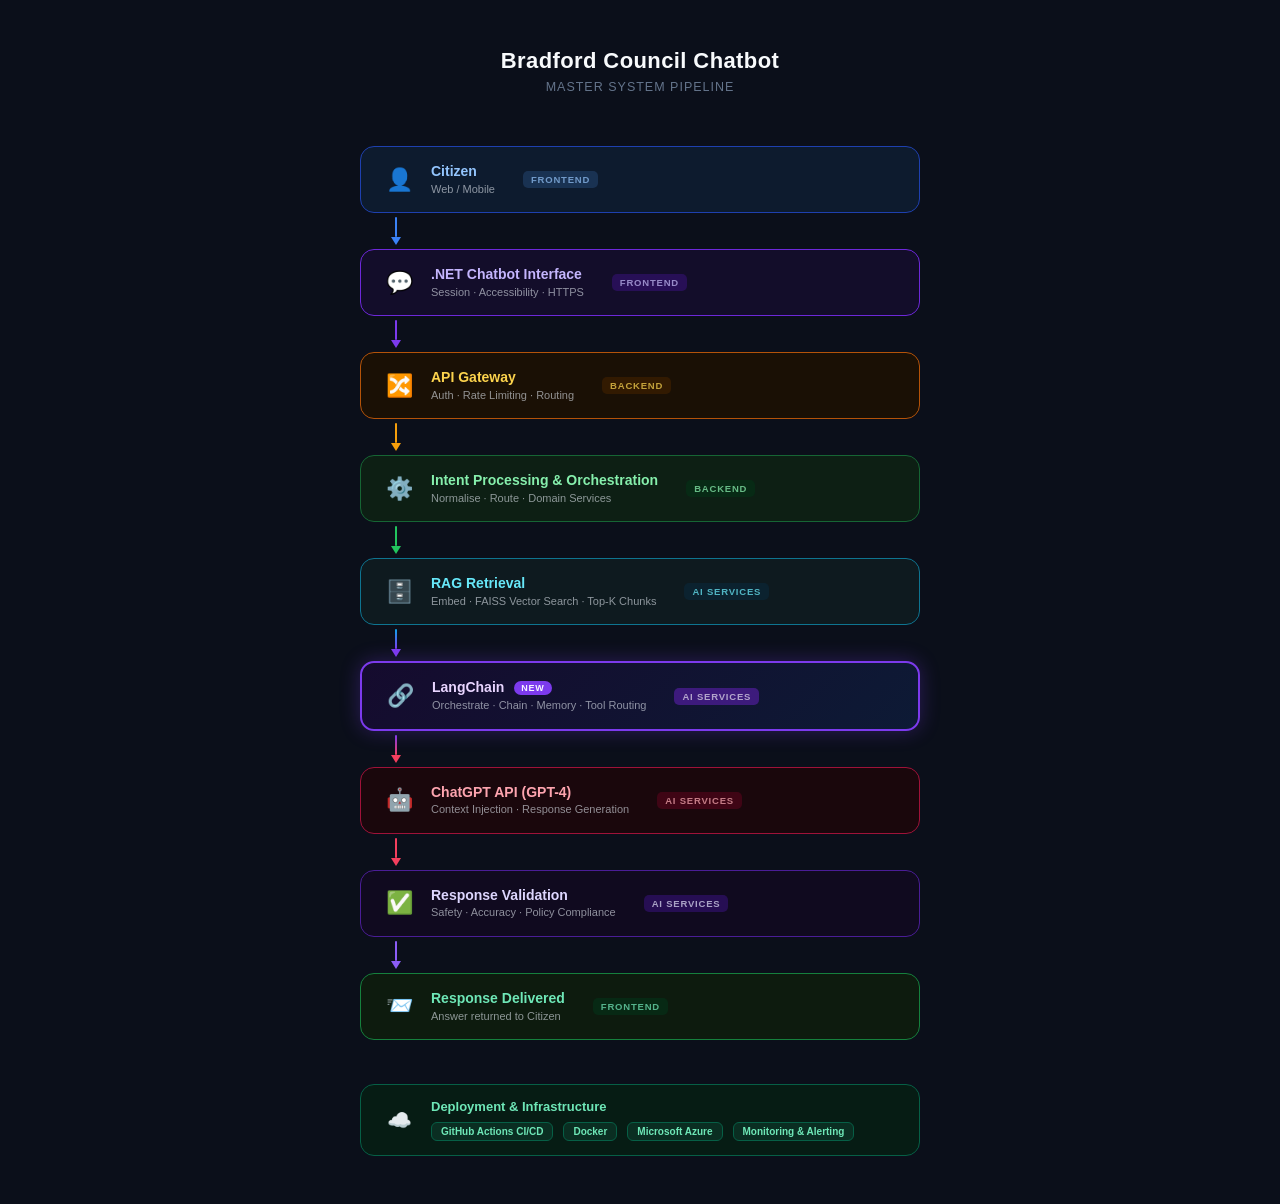
<file: Prototype/Master_Pipeline.html>
<!DOCTYPE html>
<html lang="en">
<head>
<meta charset="UTF-8">
<meta name="viewport" content="width=device-width, initial-scale=1.0">
<title>Bradford Council Chatbot – Master Pipeline</title>
<style>
  * { box-sizing: border-box; margin: 0; padding: 0; }

  body {
    font-family: 'Segoe UI', Arial, sans-serif;
    background: #0b0f1a;
    color: #e2e8f0;
    min-height: 100vh;
    display: flex;
    flex-direction: column;
    align-items: center;
    justify-content: center;
    padding: 48px 32px;
  }

  /* ── Header ── */
  .header {
    text-align: center;
    margin-bottom: 52px;
  }
  .header h1 {
    font-size: 22px;
    font-weight: 700;
    letter-spacing: 0.4px;
    color: #f8fafc;
  }
  .header p {
    font-size: 12.5px;
    color: #64748b;
    margin-top: 6px;
    text-transform: uppercase;
    letter-spacing: 1px;
  }

  /* ── Pipeline wrapper ── */
  .pipeline {
    display: flex;
    flex-direction: column;
    align-items: center;
    gap: 0;
    width: 100%;
    max-width: 560px;
  }

  /* ── Stage row ── */
  .stage-row {
    display: flex;
    align-items: center;
    width: 100%;
    gap: 0;
  }

  /* ── Node ── */
  .node {
    flex: 1;
    border-radius: 14px;
    padding: 16px 20px;
    border: 1.5px solid;
    display: flex;
    align-items: center;
    gap: 14px;
    transition: transform 0.15s, box-shadow 0.15s;
    cursor: default;
  }
  .node:hover {
    transform: translateX(4px);
    box-shadow: 0 6px 28px rgba(0,0,0,0.5);
  }

  .node-icon {
    font-size: 22px;
    line-height: 1;
    flex-shrink: 0;
    width: 36px;
    text-align: center;
  }

  .node-text {}
  .node-title {
    font-size: 14px;
    font-weight: 700;
    line-height: 1.2;
    margin-bottom: 2px;
  }
  .node-sub {
    font-size: 11px;
    opacity: 0.6;
    line-height: 1.3;
  }

  /* Layer label on the right */
  .layer-tag {
    font-size: 9.5px;
    font-weight: 700;
    text-transform: uppercase;
    letter-spacing: 0.8px;
    padding: 3px 8px;
    border-radius: 5px;
    margin-left: 14px;
    white-space: nowrap;
    flex-shrink: 0;
    opacity: 0.75;
  }

  /* ── Arrow ── */
  .arrow-wrap {
    display: flex;
    align-items: center;
    margin: 0 0 0 18px;
    padding: 4px 0;
    width: calc(100% - 18px);
  }
  .arrow-line {
    width: 2px;
    height: 28px;
    margin-left: 17px; /* icon centre offset */
    position: relative;
  }
  .arrow-line::before {
    content: '';
    position: absolute;
    top: 0; left: 0;
    width: 2px;
    height: calc(100% - 8px);
    border-radius: 1px;
  }
  .arrow-line::after {
    content: '';
    position: absolute;
    bottom: 0;
    left: -4px;
    width: 0; height: 0;
    border-left: 5px solid transparent;
    border-right: 5px solid transparent;
  }

  /* ── Colour themes per node ── */

  /* 1 Citizen */
  .n1 { background: #0d1b2e; border-color: #1e40af; }
  .n1 .node-title { color: #93c5fd; }
  .n1 .layer-tag { background: #1e3a5f; color: #93c5fd; }
  .a1 .arrow-line::before { background: #3b82f6; }
  .a1 .arrow-line::after  { border-top: 8px solid #3b82f6; }

  /* 2 Frontend */
  .n2 { background: #130d2a; border-color: #6d28d9; }
  .n2 .node-title { color: #c4b5fd; }
  .n2 .layer-tag { background: #2e1065; color: #c4b5fd; }
  .a2 .arrow-line::before { background: #7c3aed; }
  .a2 .arrow-line::after  { border-top: 8px solid #7c3aed; }

  /* 3 API Gateway */
  .n3 { background: #1a1005; border-color: #b45309; }
  .n3 .node-title { color: #fcd34d; }
  .n3 .layer-tag { background: #3b1e00; color: #fcd34d; }
  .a3 .arrow-line::before { background: #f59e0b; }
  .a3 .arrow-line::after  { border-top: 8px solid #f59e0b; }

  /* 4 Backend */
  .n4 { background: #0d1f14; border-color: #166534; }
  .n4 .node-title { color: #86efac; }
  .n4 .layer-tag { background: #052e16; color: #86efac; }
  .a4 .arrow-line::before { background: #22c55e; }
  .a4 .arrow-line::after  { border-top: 8px solid #22c55e; }

  /* 5 RAG */
  .n5 { background: #0e1a1f; border-color: #0e7490; }
  .n5 .node-title { color: #67e8f9; }
  .n5 .layer-tag { background: #0a2535; color: #67e8f9; }
  .a5 .arrow-line::before { background: linear-gradient(to bottom, #0ea5e9, #7c3aed); }
  .a5 .arrow-line::after  { border-top: 8px solid #7c3aed; }

  /* 6 LangChain — special */
  .n6 {
    background: linear-gradient(135deg, #150b2e 0%, #0d1a35 100%);
    border-color: #7c3aed;
    border-width: 2px;
    box-shadow: 0 0 20px rgba(124,58,237,0.3);
  }
  .n6 .node-title { color: #e9d5ff; }
  .n6 .layer-tag { background: #4c1d95; color: #e9d5ff; }
  .n6-badge {
    font-size: 9px;
    font-weight: 700;
    text-transform: uppercase;
    letter-spacing: 0.8px;
    background: #7c3aed;
    color: #f5f3ff;
    padding: 2px 7px;
    border-radius: 999px;
    margin-left: 6px;
    vertical-align: middle;
  }
  .a6 .arrow-line::before { background: linear-gradient(to bottom, #7c3aed, #f43f5e); }
  .a6 .arrow-line::after  { border-top: 8px solid #f43f5e; }

  /* 7 ChatGPT */
  .n7 { background: #1a070c; border-color: #9f1239; }
  .n7 .node-title { color: #fda4af; }
  .n7 .layer-tag { background: #4c0519; color: #fda4af; }
  .a7 .arrow-line::before { background: #f43f5e; }
  .a7 .arrow-line::after  { border-top: 8px solid #f43f5e; }

  /* 8 Validation */
  .n8 { background: #100a1f; border-color: #4a1d96; }
  .n8 .node-title { color: #ddd6fe; }
  .n8 .layer-tag { background: #2e1065; color: #ddd6fe; }
  .a8 .arrow-line::before { background: #8b5cf6; }
  .a8 .arrow-line::after  { border-top: 8px solid #8b5cf6; }

  /* 9 Response */
  .n9 { background: #0d1b0e; border-color: #15803d; }
  .n9 .node-title { color: #6ee7b7; }
  .n9 .layer-tag { background: #052e16; color: #6ee7b7; }

  /* ── Deployment strip ── */
  .infra-strip {
    margin-top: 44px;
    width: 100%;
    max-width: 560px;
    background: #061c14;
    border: 1.5px solid #065f46;
    border-radius: 14px;
    padding: 14px 20px;
    display: flex;
    align-items: center;
    gap: 14px;
  }
  .infra-strip .node-icon { font-size: 20px; }
  .infra-strip .node-title { font-size: 13px; font-weight: 700; color: #6ee7b7; }
  .infra-strip .node-sub   { font-size: 10.5px; color: #94a3b8; margin-top: 2px; }
  .infra-items {
    display: flex;
    gap: 10px;
    flex-wrap: wrap;
    margin-top: 8px;
  }
  .infra-chip {
    font-size: 10px;
    padding: 3px 9px;
    border-radius: 6px;
    background: #0a2e22;
    border: 1px solid #065f46;
    color: #6ee7b7;
    font-weight: 600;
  }
</style>
</head>
<body>

<div class="header">
  <h1>Bradford Council Chatbot</h1>
  <p>Master System Pipeline</p>
</div>

<div class="pipeline">

  <!-- 1 · Citizen -->
  <div class="stage-row">
    <div class="node n1">
      <div class="node-icon">👤</div>
      <div class="node-text">
        <div class="node-title">Citizen</div>
        <div class="node-sub">Web / Mobile</div>
      </div>
      <span class="layer-tag">Frontend</span>
    </div>
  </div>
  <div class="arrow-wrap a1"><div class="arrow-line"></div></div>

  <!-- 2 · .NET Chatbot UI -->
  <div class="stage-row">
    <div class="node n2">
      <div class="node-icon">💬</div>
      <div class="node-text">
        <div class="node-title">.NET Chatbot Interface</div>
        <div class="node-sub">Session · Accessibility · HTTPS</div>
      </div>
      <span class="layer-tag">Frontend</span>
    </div>
  </div>
  <div class="arrow-wrap a2"><div class="arrow-line"></div></div>

  <!-- 3 · API Gateway -->
  <div class="stage-row">
    <div class="node n3">
      <div class="node-icon">🔀</div>
      <div class="node-text">
        <div class="node-title">API Gateway</div>
        <div class="node-sub">Auth · Rate Limiting · Routing</div>
      </div>
      <span class="layer-tag">Backend</span>
    </div>
  </div>
  <div class="arrow-wrap a3"><div class="arrow-line"></div></div>

  <!-- 4 · Intent + Orchestration -->
  <div class="stage-row">
    <div class="node n4">
      <div class="node-icon">⚙️</div>
      <div class="node-text">
        <div class="node-title">Intent Processing &amp; Orchestration</div>
        <div class="node-sub">Normalise · Route · Domain Services</div>
      </div>
      <span class="layer-tag">Backend</span>
    </div>
  </div>
  <div class="arrow-wrap a4"><div class="arrow-line"></div></div>

  <!-- 5 · RAG -->
  <div class="stage-row">
    <div class="node n5">
      <div class="node-icon">🗄️</div>
      <div class="node-text">
        <div class="node-title">RAG Retrieval</div>
        <div class="node-sub">Embed · FAISS Vector Search · Top-K Chunks</div>
      </div>
      <span class="layer-tag">AI Services</span>
    </div>
  </div>
  <div class="arrow-wrap a5"><div class="arrow-line"></div></div>

  <!-- 6 · LangChain -->
  <div class="stage-row">
    <div class="node n6">
      <div class="node-icon">🔗</div>
      <div class="node-text">
        <div class="node-title">LangChain <span class="n6-badge">New</span></div>
        <div class="node-sub">Orchestrate · Chain · Memory · Tool Routing</div>
      </div>
      <span class="layer-tag">AI Services</span>
    </div>
  </div>
  <div class="arrow-wrap a6"><div class="arrow-line"></div></div>

  <!-- 7 · ChatGPT -->
  <div class="stage-row">
    <div class="node n7">
      <div class="node-icon">🤖</div>
      <div class="node-text">
        <div class="node-title">ChatGPT API (GPT-4)</div>
        <div class="node-sub">Context Injection · Response Generation</div>
      </div>
      <span class="layer-tag">AI Services</span>
    </div>
  </div>
  <div class="arrow-wrap a7"><div class="arrow-line"></div></div>

  <!-- 8 · Validation -->
  <div class="stage-row">
    <div class="node n8">
      <div class="node-icon">✅</div>
      <div class="node-text">
        <div class="node-title">Response Validation</div>
        <div class="node-sub">Safety · Accuracy · Policy Compliance</div>
      </div>
      <span class="layer-tag">AI Services</span>
    </div>
  </div>
  <div class="arrow-wrap a8"><div class="arrow-line"></div></div>

  <!-- 9 · Delivered -->
  <div class="stage-row">
    <div class="node n9">
      <div class="node-icon">📨</div>
      <div class="node-text">
        <div class="node-title">Response Delivered</div>
        <div class="node-sub">Answer returned to Citizen</div>
      </div>
      <span class="layer-tag">Frontend</span>
    </div>
  </div>

  <!-- Deployment strip -->
  <div class="infra-strip">
    <div class="node-icon">☁️</div>
    <div>
      <div class="node-title">Deployment &amp; Infrastructure</div>
      <div class="infra-items">
        <span class="infra-chip">GitHub Actions CI/CD</span>
        <span class="infra-chip">Docker</span>
        <span class="infra-chip">Microsoft Azure</span>
        <span class="infra-chip">Monitoring &amp; Alerting</span>
      </div>
    </div>
  </div>

</div>

</body>
</html>
</file>
<file: Prototype/wwwroot/styles.css>
/* ═══════════════════════════════════════════════════════════════
   Bradford Council AI Agent — Advanced Production CSS
   ═══════════════════════════════════════════════════════════════ */

/* ── 1. CORE TOKENS ───────────────────────────────────────────── */
:root {
  --font-body: "DM Sans", "Segoe UI", system-ui, sans-serif;
  --font-mono: "DM Mono", ui-monospace, "Courier New", monospace;

  --radius-xs: 3px;
  --radius-sm: 6px;
  --radius-md: 10px;
  --radius-lg: 14px;
  --radius-xl: 20px;
  --radius-pill: 999px;

  --sidebar-w: clamp(200px, 20vw, 272px);
  --topbar-h: 152px;
  --chat-max: 820px;

  --ease: cubic-bezier(0.4, 0, 0.2, 1);
  --ease-spring: cubic-bezier(0.34, 1.56, 0.64, 1);
  --t-fast: 0.12s;
  --t-base: 0.2s;
  --t-slow: 0.32s;
}

/* ── 2. ACCENT PALETTES ───────────────────────────────────────── */
[data-accent="blue"] {
  --accent:       #1a6eb5;
  --accent-hover: #1558a0;
  --accent-light: rgba(26,110,181,0.12);
  --accent-ring:  rgba(26,110,181,0.28);
  --accent-tag-border: rgba(26,110,181,0.25);
}
[data-accent="teal"] {
  --accent:       #0d9488;
  --accent-hover: #0a7a72;
  --accent-light: rgba(13,148,136,0.12);
  --accent-ring:  rgba(13,148,136,0.28);
  --accent-tag-border: rgba(13,148,136,0.25);
}
[data-accent="green"] {
  --accent:       #16a34a;
  --accent-hover: #118540;
  --accent-light: rgba(22,163,74,0.12);
  --accent-ring:  rgba(22,163,74,0.28);
  --accent-tag-border: rgba(22,163,74,0.25);
}
[data-accent="violet"] {
  --accent:       #7c3aed;
  --accent-hover: #6829d4;
  --accent-light: rgba(124,58,237,0.12);
  --accent-ring:  rgba(124,58,237,0.28);
  --accent-tag-border: rgba(124,58,237,0.25);
}
[data-accent="rose"] {
  --accent:       #e11d48;
  --accent-hover: #c2173d;
  --accent-light: rgba(225,29,72,0.12);
  --accent-ring:  rgba(225,29,72,0.28);
  --accent-tag-border: rgba(225,29,72,0.25);
}
[data-accent="amber"] {
  --accent:       #d97706;
  --accent-hover: #b56205;
  --accent-light: rgba(217,119,6,0.12);
  --accent-ring:  rgba(217,119,6,0.28);
  --accent-tag-border: rgba(217,119,6,0.25);
}
[data-accent="slate"] {
  --accent:       #475569;
  --accent-hover: #374151;
  --accent-light: rgba(71,85,105,0.12);
  --accent-ring:  rgba(71,85,105,0.28);
  --accent-tag-border: rgba(71,85,105,0.25);
}

/* ── 3. THEMES ────────────────────────────────────────────────── */
html[data-theme="dark"] {
  --bg:            #0d1117;
  --panel:         #161b22;
  --panel-raised:  #1c2332;
  --surface:       #1e2530;
  --surface-2:     #252d3a;
  --surface-3:     #2e3847;

  --text:          #e6edf3;
  --text-soft:     #9aa4af;
  --text-muted:    #7f8792;
  --link:          #79b8ff;

  --border:        #30363d;
  --border-soft:   #21262d;

  --user-bg:       #162032;
  --user-border:   #1a4a7a;
  --bot-bg:        #161b22;
  --bot-border:    #30363d;

  --skeleton-base: #1e2530;
  --skeleton-hi:   #2a3444;

  --online:        #3fb950;
  --shadow-sm:     0 1px 3px rgba(0,0,0,0.5);
  --shadow-md:     0 4px 16px rgba(0,0,0,0.4);
  --shadow-lg:     0 12px 40px rgba(0,0,0,0.5);
  color-scheme: dark;
}

html[data-theme="light"] {
  --bg:            #f5f7fa;
  --panel:         #ffffff;
  --panel-raised:  #ffffff;
  --surface:       #f8fafc;
  --surface-2:     #f1f4f8;
  --surface-3:     #e4e8ef;

  --text:          #1a2030;
  --text-soft:     #5a6378;
  --text-muted:    #8c95a6;
  --link:          #1558a0;

  --border:        #e1e6ed;
  --border-soft:   #edf0f4;

  --user-bg:       #eef4fb;
  --user-border:   #c5dbf0;
  --bot-bg:        #ffffff;
  --bot-border:    #e1e6ed;

  --skeleton-base: #edf0f4;
  --skeleton-hi:   #f5f7fa;

  --online:        #1a7f37;
  --shadow-sm:     0 1px 3px rgba(0,0,0,0.07);
  --shadow-md:     0 4px 16px rgba(0,0,0,0.06);
  --shadow-lg:     0 12px 40px rgba(0,0,0,0.08);
  color-scheme: light;
}

html[data-theme="midnight"] {
  --bg:            #07090f;
  --panel:         #0d1020;
  --panel-raised:  #111428;
  --surface:       #131626;
  --surface-2:     #181c30;
  --surface-3:     #1e2338;

  --text:          #d4d9f0;
  --text-soft:     #8d96bb;
  --text-muted:    #68708f;
  --link:          #819cf0;

  --border:        #1e2338;
  --border-soft:   #161a2e;

  --user-bg:       #0f1530;
  --user-border:   #1e3278;
  --bot-bg:        #0d1020;
  --bot-border:    #1e2338;

  --skeleton-base: #131626;
  --skeleton-hi:   #1e2338;

  --online:        #4ade80;
  --shadow-sm:     0 1px 3px rgba(0,0,0,0.7);
  --shadow-md:     0 4px 16px rgba(0,0,0,0.6);
  --shadow-lg:     0 12px 40px rgba(0,0,0,0.7);
  color-scheme: dark;
}

html[data-theme="warm"] {
  --bg:            #fdf8f2;
  --panel:         #fffbf5;
  --panel-raised:  #fffbf5;
  --surface:       #fdf6ec;
  --surface-2:     #f8ede0;
  --surface-3:     #f0e0cc;

  --text:          #2d1f0f;
  --text-soft:     #7a5f48;
  --text-muted:    #a8896d;
  --link:          #994400;

  --border:        #e8d5bc;
  --border-soft:   #f0e6d6;

  --user-bg:       #fdf0e0;
  --user-border:   #e8c89a;
  --bot-bg:        #fffbf5;
  --bot-border:    #e8d5bc;

  --skeleton-base: #f0e6d6;
  --skeleton-hi:   #fdf8f2;

  --online:        #2e7d32;
  --shadow-sm:     0 1px 3px rgba(80,40,0,0.08);
  --shadow-md:     0 4px 16px rgba(80,40,0,0.06);
  --shadow-lg:     0 12px 40px rgba(80,40,0,0.08);
  color-scheme: light;
}

/* ── 4. BUBBLE STYLE VARIANTS ─────────────────────────────────── */
[data-bubble="rounded"] .bubble { border-radius: var(--radius-xl) !important; }
[data-bubble="rounded"] .msg.you .bubble { border-bottom-right-radius: var(--radius-sm) !important; }
[data-bubble="rounded"] .msg.bot .bubble { border-bottom-left-radius: var(--radius-sm) !important; }

[data-bubble="sharp"] .bubble { border-radius: var(--radius-sm) !important; }

[data-bubble="minimal"] .bubble {
  background: transparent !important;
  border-style: dashed !important;
  box-shadow: none !important;
}

/* ── 5. LAYOUT VARIANTS ───────────────────────────────────────── */
[data-layout="centered"] .app-shell {
  grid-template-columns: 0 1fr;
}
[data-layout="centered"] .sidebar {
  width: 0;
  opacity: 0;
  pointer-events: none;
  overflow: hidden;
  border: none;
}
[data-layout="centered"] .chat-stream {
  max-width: var(--chat-max);
  margin: 0 auto;
  width: 100%;
}
[data-layout="centered"] .quickstart {
  max-width: var(--chat-max);
  margin: 0 auto;
  width: 100%;
}

[data-layout="wide"] {
  --sidebar-w: 220px;
  --chat-max: 1100px;
}

[data-layout="compact"] .bubble {
  padding: 9px 13px;
  font-size: 13px;
}
[data-layout="compact"] .msg { margin-bottom: 6px; }
[data-layout="compact"] .chat-stream { gap: 0; padding: 14px 18px 10px; }
[data-layout="compact"] .quickstart { padding: 14px 18px 10px; }

/* ── 6. REDUCED MOTION ────────────────────────────────────────── */
[data-animations="off"] *,
[data-animations="off"] *::before,
[data-animations="off"] *::after {
  animation-duration: 0.001ms !important;
  transition-duration: 0.001ms !important;
}

/* ── 7. FONT SIZE ─────────────────────────────────────────────── */
html { font-size: 14px; }

/* ── 8. RESET ─────────────────────────────────────────────────── */
*, *::before, *::after {
  box-sizing: border-box;
  -webkit-font-smoothing: antialiased;
  -moz-osx-font-smoothing: grayscale;
}
html, body { margin: 0; min-height: 100%; overflow:hidden; }
body {
  font-family: var(--font-body);
  font-size: 1rem;
  line-height: 1.6;
  color: var(--text);
  background: var(--bg);
  transition: background var(--t-base) var(--ease), color var(--t-base) var(--ease);
}
a { color: var(--link); text-decoration: none; }
a:hover { text-decoration: underline; }
button, input { font: inherit; }
button { border: none; outline: none; background: none; cursor: pointer; color: inherit; }
button:focus-visible, input:focus-visible {
  outline: 2px solid var(--accent);
  outline-offset: 2px;
}
p { margin: 0; }

/* ── 9. APP SHELL ─────────────────────────────────────────────── */
.app-shell {
  display: grid;
  grid-template-columns: var(--sidebar-w) 1fr;
  height: 100vh;
  transition: grid-template-columns var(--t-slow) var(--ease);
}

.app-shell.sidebar-hidden {
  grid-template-columns: 0 1fr;
}
.app-shell.sidebar-hidden .sidebar {
  width: 0;
  opacity: 0;
  pointer-events: none;
  transform: translateX(-10px);
  border-right: none;
}

/* ── 10. SIDEBAR ──────────────────────────────────────────────── */
.sidebar {
  position: sticky;
  top: 0;
  height: 100vh;
  background: var(--panel);
  border-right: 1px solid var(--border);
  display: flex;
  flex-direction: column;
  overflow: hidden;
  transition:
    width var(--t-slow) var(--ease),
    opacity var(--t-base) var(--ease),
    transform var(--t-slow) var(--ease),
    border-color var(--t-base) var(--ease);
  will-change: width, transform, opacity;
}

.sidebar-inner {
  width: var(--sidebar-w);
  min-width: var(--sidebar-w);
  height: 100%;
  display: flex;
  flex-direction: column;
  overflow-y: auto;
  padding: 16px 14px 20px;
  overscroll-behavior: contain;
  scrollbar-width: thin;
  scrollbar-color: var(--surface-3) transparent;
}
.sidebar-inner::-webkit-scrollbar { width: 4px; }
.sidebar-inner::-webkit-scrollbar-track { background: transparent; }
.sidebar-inner::-webkit-scrollbar-thumb { background: var(--surface-3); border-radius: var(--radius-pill); }

/* Brand */
.sidebar-top {
  display: flex;
  flex-direction: column;
  gap: 14px;
  padding-bottom: 18px;
  border-bottom: 1px solid var(--border-soft);
  margin-bottom: 18px;
}
.brand { display: flex; align-items: center; gap: 10px; }
.brand-icon {
  width: 32px; height: 32px; min-width: 32px;
  border-radius: var(--radius-md);
  background: var(--accent);
  color: white;
  display: flex; align-items: center; justify-content: center;
  transition: background var(--t-base) var(--ease);
}
.brand-copy { display: flex; flex-direction: column; gap: 1px; }
.brand-name { font-size: 13.5px; font-weight: 700; letter-spacing: -0.01em; color: var(--text); }
.brand-sub  { font-size: 11px; color: var(--text-muted); }

.new-chat-btn {
  display: flex; align-items: center; justify-content: center; gap: 8px;
  width: 100%; padding: 9px 14px;
  border-radius: var(--radius-md);
  background: var(--accent); color: white;
  font-size: 13px; font-weight: 600;
  border: none;
  transition:
    background var(--t-fast) var(--ease),
    transform var(--t-fast) var(--ease-spring),
    box-shadow var(--t-fast) var(--ease);
}
.new-chat-btn:hover {
  background: var(--accent-hover);
  transform: translateY(-1px);
  box-shadow: 0 4px 12px var(--accent-ring);
}
.new-chat-btn:active { transform: translateY(0); }

/* Sidebar sections */
.sidebar-section { display: flex; flex-direction: column; gap: 7px; margin-bottom: 22px; }
.sidebar-heading {
  font-size: 10px; font-weight: 700; letter-spacing: 0.12em;
  text-transform: uppercase; color: var(--text-muted); padding: 0 2px;
}

/* Service cards */
.service-list { display: flex; flex-direction: column; gap: 1px; }
.service-card {
  min-width: 0;
  width: 100%; display: flex; align-items: center; gap: 10px;
  padding: 8px 10px; border-radius: var(--radius-md);
  text-align: left; color: var(--text);
  border: 1px solid transparent;
  transition:
    background var(--t-fast) var(--ease),
    border-color var(--t-fast) var(--ease),
    transform var(--t-fast) var(--ease-spring);
}
.service-card:hover { background: var(--surface); border-color: var(--border-soft); transform: translateX(2px); }
.service-card:active { transform: translateX(0) scale(0.99); }

.service-icon {
  width: 28px; height: 28px; min-width: 28px;
  border-radius: var(--radius-sm);
  background: var(--surface-2);
  border: 1px solid var(--border-soft);
  display: flex; align-items: center; justify-content: center;
  color: var(--text-soft);
  transition: background var(--t-fast), border-color var(--t-fast), color var(--t-fast);
}
.service-card:hover .service-icon {
  background: var(--accent-light);
  border-color: var(--accent);
  color: var(--accent);
}

.service-text { display: flex; flex-direction: column; gap: 1px; min-width: 0; }
.service-text strong { font-size: 12.5px; font-weight: 600; line-height: 1.3; }
.service-text small  { font-size: 11px; color: var(--text-muted); line-height: 1.3; }

/* Session card */
.session-card {
  background: var(--surface); border: 1px solid var(--border-soft);
  border-radius: var(--radius-md); overflow: hidden;
}
.session-row {
  min-width: 0;
  display: flex; align-items: center; justify-content: space-between;
  padding: 8px 11px; border-bottom: 1px solid var(--border-soft);
  gap: 8px;
}
.session-row:last-child { border-bottom: none; }
.session-label { display: flex; align-items: center; gap: 5px; font-size: 11.5px; color: var(--text-muted); }
.session-pill {
  font-family: var(--font-mono); font-size: 10.5px;
  padding: 2px 7px; border-radius: var(--radius-pill);
  background: var(--surface-2); border: 1px solid var(--border-soft);
  color: var(--text-soft);
}
.session-time { font-size: 11.5px; color: var(--text-soft); }

/* Disclaimer */
.sidebar-note {
  margin-top: auto; padding-top: 16px;
  display: flex; gap: 8px; align-items: flex-start;
  padding: 10px; border-radius: var(--radius-md);
  border: 1px dashed var(--border); color: var(--text-muted);
}
.sidebar-note svg { margin-top: 2px; flex-shrink: 0; }
.sidebar-note p { font-size: 11px; line-height: 1.5; }

/* ── 11. MAIN PANEL ───────────────────────────────────────────── */
.main-panel {
  display: flex; 
  flex-direction: column; 
  height:100vh;
  min-height: 100vh;
  overflow: hidden; 
  position: relative;
}

/* ── 12. TOPBAR ───────────────────────────────────────────────── */
.topbar {
  height: auto;
  display: flex; align-items: center; justify-content: space-between;
  padding: 0 44px;
  background: var(--panel); border-bottom: 1px solid var(--border);
  gap: 28px; position: sticky; top: 0; z-index: 20; flex-shrink: 0;
  transition: background var(--t-base) var(--ease), border-color var(--t-base) var(--ease);
  flex-wrap: wrap;
  min-height: var(--topbar-h);
  padding-top: 28px;
  padding-bottom: 28px;
}
.topbar-left { display: flex; align-items: center; gap: 12px; min-width: 0; flex: 1; flex-wrap: wrap; }
.topbar-brand { display: flex; align-items: center; gap: 10px; min-width: 0; }
.topbar-logo { height: 92px; width: auto; max-width: 360px; object-fit: contain; flex-shrink: 0; display: block; }
.topbar-divider { width: 1px; height: 80px; background: var(--border); flex-shrink: 0; }
.topbar-title { display: flex; flex-direction: column; gap: 6px; min-width: 0; }
.topbar-title h1 {
  margin: 0; font-size: 36px; font-weight: 700; letter-spacing: -0.02em;
  line-height: 1.2; white-space: nowrap; overflow: hidden; text-overflow: ellipsis;
}
.status-row { display: flex; align-items: center; gap: 12px; }
#statusLine { font-size: 25px; color: var(--text-muted); white-space: nowrap; }
.status-dot {
  width: 14px; height: 14px; min-width: 14px; border-radius: 50%;
  background: var(--online); position: relative;
}
.status-dot::after {
  content: ""; position: absolute; inset: -3px; border-radius: 50%;
  background: var(--online); opacity: 0.2;
  animation: pulse 2.5s ease-in-out infinite;
}
@keyframes pulse {
  0%, 100% { transform: scale(1); opacity: 0.2; }
  50% { transform: scale(1.7); opacity: 0; }
}

.topbar-right { display: flex; align-items: center; gap: 8px; flex-shrink: 0; min-width:0; flex-wrap: wrap;}

/* Shared buttons */
.icon-btn {
  width: 34px; height: 34px; min-width: 34px;
  border-radius: var(--radius-md);
  display: flex; align-items: center; justify-content: center;
  color: var(--text-soft); background: transparent;
  border: 1px solid var(--border);
  transition:
    background var(--t-fast) var(--ease),
    color var(--t-fast) var(--ease),
    border-color var(--t-fast) var(--ease),
    transform var(--t-fast) var(--ease-spring);
}
.icon-btn:hover { background: var(--surface); color: var(--text); transform: translateY(-1px); }
.icon-btn:active { transform: translateY(0) scale(0.96); }
.icon-btn.sm { width: 28px; height: 28px; min-width: 28px; }

.ghost-btn {
  display: flex; align-items: center; gap: 6px;
  padding: 6px 11px; border-radius: var(--radius-md);
  font-size: 12.5px; font-weight: 500; color: var(--text-soft);
  border: 1px solid var(--border);
  transition:
    background var(--t-fast) var(--ease),
    color var(--t-fast) var(--ease),
    transform var(--t-fast) var(--ease-spring);
}
.ghost-btn:hover { background: var(--surface); color: var(--text); transform: translateY(-1px); }
.ghost-btn:active { transform: translateY(0); }

/* Customise button in topbar — slightly accented to stand out from plain ghost buttons */
.topbar-customise-btn {
  border-color: var(--accent-tag-border);
  color: var(--accent);
}
.topbar-customise-btn:hover {
  background: var(--accent-light);
  border-color: var(--accent);
  color: var(--accent);
}

.kbd-hint { font-size: 11.5px; color: var(--text-muted); display: flex; align-items: center; gap: 4px; }
kbd {
  font-family: var(--font-mono); font-size: 10px; padding: 2px 5px;
  border-radius: var(--radius-xs); background: var(--surface-2);
  border: 1px solid var(--border); color: var(--text-soft);
}

/* Search in topbar */
.message-search-wrap {
  position: relative; display: flex; align-items: center;
  max-width: 0; overflow: hidden; opacity: 0;
  transition:
    max-width var(--t-slow) var(--ease),
    opacity var(--t-base) var(--ease);
  min-width: 0;
}
.message-search-wrap.open { 
  max-width: min(100%, 260px) ; opacity: 1; }
.search-input {
  width: min(100%, 260px); padding: 6px 10px 6px 30px;
  border-radius: var(--radius-md); border: 1px solid var(--border);
  background: var(--surface); color: var(--text); font-size: 13px; outline: none;
  transition: border-color var(--t-base) var(--ease), box-shadow var(--t-base) var(--ease);
}
.search-input:focus { border-color: var(--accent); box-shadow: 0 0 0 3px var(--accent-ring); }
.search-icon {
  position: absolute; left: 8px; color: var(--text-muted); pointer-events: none;
}

/* Search results bar */
.search-results-bar {
  display: flex; align-items: center; justify-content: space-between;
  padding: 6px 18px; background: var(--accent-light);
  border-bottom: 1px solid var(--accent-tag-border);
  font-size: 12px; color: var(--text-soft);
  animation: slideDown 0.18s var(--ease) both;
}
@keyframes slideDown {
  from { opacity: 0; transform: translateY(-6px); }
  to   { opacity: 1; transform: translateY(0); }
}
.search-nav { display: flex; align-items: center; gap: 4px; flex-wrap: wrap;}
.highlight-match {
  background: rgba(255,200,50,0.35);
  border-radius: 2px;
  outline: 1px solid rgba(255,200,50,0.6);
}
.highlight-match.current {
  background: rgba(255,200,50,0.6);
  outline: 1px solid rgba(255,180,0,0.9);
}

/* ── 13. QUICKSTART ───────────────────────────────────────────── */
.quickstart {
  padding: 20px 22px 16px;
  border-bottom: 1px solid var(--border-soft);
  flex-shrink: 0;
  animation: fadeUp 0.3s var(--ease) 0.05s both;
}
@keyframes fadeUp {
  from { opacity: 0; transform: translateY(8px); }
  to   { opacity: 1; transform: translateY(0); }
}
.quickstart-header h2 { margin: 0 0 3px; font-size: 15px; font-weight: 700; letter-spacing: -0.01em; }
.quickstart-header p  { margin: 0 0 12px; font-size: 12.5px; color: var(--text-muted); }
.quickstart-chips { display: flex; flex-wrap: wrap; gap: 7px; }
.qs-chip {
  display: inline-flex; align-items: center; gap: 6px;
  padding: 6px 12px; border-radius: var(--radius-pill);
  font-size: 12.5px; font-weight: 500; color: var(--text-soft);
  background: var(--surface); border: 1px solid var(--border);
  transition:
    background var(--t-fast) var(--ease),
    color var(--t-fast) var(--ease),
    border-color var(--t-fast) var(--ease),
    transform var(--t-fast) var(--ease-spring),
    box-shadow var(--t-fast) var(--ease);
}
.qs-chip svg { color: var(--text-muted); flex-shrink: 0; transition: color var(--t-fast) var(--ease); }
.qs-chip:hover {
  background: var(--surface-2); color: var(--text); border-color: var(--accent);
  transform: translateY(-2px); box-shadow: 0 4px 10px var(--accent-ring);
}
.qs-chip:hover svg { color: var(--accent); }
.qs-chip:active { transform: translateY(0); box-shadow: none; }

/* ── 14. CHAT PANEL ───────────────────────────────────────────── */
.chat-panel {
  flex: 1;
  display: flex;
  flex-direction: column;
  overflow: hidden;
  min-height: 0;
  position: relative; }
.chat-stream {
  flex: 1 1 auto;
  min-height: 0;
   padding: 22px 22px 14px; 
   overflow-y: auto; 
   overflow-x: hidden;
   scroll-behavior: smooth;
  display: flex; 
  flex-direction: column; 
  gap: 2px; 
  overscroll-behavior: contain;
  scrollbar-width: thin; 
  scrollbar-color: var(--surface-3) transparent;
}
.chat-stream::-webkit-scrollbar { width: 5px; }
.chat-stream::-webkit-scrollbar-track { background: transparent; }
.chat-stream::-webkit-scrollbar-thumb { background: var(--surface-3); border-radius: var(--radius-pill); }

/* ── 15. MESSAGES ─────────────────────────────────────────────── */
.msg {
  display: flex; flex-direction: column; gap: 3px;
  margin-bottom: 14px;
  animation: msgIn 0.22s var(--ease) both;
  opacity: 0;
}
@keyframes msgIn {
  from { opacity: 0; transform: translateY(8px) scale(0.99); }
  to   { opacity: 1; transform: translateY(0) scale(1); }
}

.msg.you { align-items: flex-end; }
.msg.bot { align-items: flex-start; }

/* Message group label */
.msg-label {
  font-size: 10.5px; font-weight: 600; color: var(--text-muted);
  text-transform: uppercase; letter-spacing: 0.06em;
  padding: 0 4px; margin-bottom: 3px;
}

.bubble {
  max-width: min(88%, 46rem);
  padding: 12px 16px;
  border-radius: var(--radius-lg);
  font-size: 1rem;
  line-height: 1.65;
  word-break: break-word;
  position: relative;
  transition: background var(--t-base) var(--ease), border-color var(--t-base) var(--ease);
}
.msg.you .bubble {
  background: var(--user-bg); border: 1px solid var(--user-border);
  border-bottom-right-radius: var(--radius-xs);
}
.msg.bot .bubble {
  background: var(--bot-bg); border: 1px solid var(--bot-border);
  border-bottom-left-radius: var(--radius-xs);
  box-shadow: var(--shadow-sm);
}

/* Reaction row */
.msg-meta-row {
  display: flex; align-items: center; gap: 8px; padding: 0 4px;
}
.msg-time {
  font-size: 10.5px; color: var(--text-muted);
  transition: opacity var(--t-base) var(--ease);
}
.msg-time.hidden { opacity: 0; pointer-events: none; }
.copy-btn {
  font-size: 10.5px; color: var(--text-muted); background: none; border: none;
  display: flex; align-items: center; gap: 3px; padding: 2px 0;
  opacity: 0; transition: opacity var(--t-fast) var(--ease);
  cursor: pointer;
}
.copy-btn svg { flex-shrink: 0; }
.msg:hover .copy-btn { opacity: 1; }
.copy-btn:hover { color: var(--accent); }

/* Date separator */
.date-separator {
  display: flex; align-items: center; gap: 10px;
  margin: 10px 0 18px; opacity: 0.6;
}
.date-separator span {
  font-size: 11px; color: var(--text-muted); white-space: nowrap; font-weight: 600;
}
.date-separator::before, .date-separator::after {
  content: ""; flex: 1; height: 1px; background: var(--border);
}

/* ── 16. INLINE COMPONENTS ────────────────────────────────────── */
.tag {
  display: inline-flex; align-items: center; gap: 4px;
  padding: 2px 8px; border-radius: var(--radius-pill);
  font-size: 10px; font-weight: 700; letter-spacing: 0.07em; text-transform: uppercase;
  background: var(--accent-light); border: 1px solid var(--accent-tag-border); color: var(--accent);
  margin-right: 8px;
  transition: background var(--t-base), border-color var(--t-base), color var(--t-base);
}
.card {
  margin-top: 10px; padding: 11px 13px;
  border-radius: var(--radius-md);
  background: var(--surface); border: 1px solid var(--border-soft);
  font-size: 13.5px;
}
.chips { display: flex; flex-wrap: wrap; gap: 6px; margin-top: 9px; }
.chip {
  display: inline-flex; align-items: center; gap: 4px;
  padding: 5px 11px; border-radius: var(--radius-pill);
  font-size: 12px; font-weight: 500; color: var(--text-soft);
  background: var(--surface); border: 1px solid var(--border);
  transition:
    background var(--t-fast) var(--ease),
    color var(--t-fast) var(--ease),
    border-color var(--t-fast) var(--ease),
    transform var(--t-fast) var(--ease-spring),
    box-shadow var(--t-fast) var(--ease);
}
.chip:hover {
  background: var(--surface-2); color: var(--text); border-color: var(--accent);
  transform: translateY(-1px); box-shadow: 0 3px 8px var(--accent-ring);
}
.chip:active { transform: translateY(0); box-shadow: none; }

/* ── 17. TYPING INDICATOR ─────────────────────────────────────── */
.typing-indicator .bubble {
  padding: 14px 18px; display: flex; align-items: center; gap: 5px;
}
.typing-dot {
  width: 7px; height: 7px; border-radius: 50%;
  background: var(--text-muted);
  animation: typingBounce 1.2s ease-in-out infinite;
}
.typing-dot:nth-child(2) { animation-delay: 0.18s; }
.typing-dot:nth-child(3) { animation-delay: 0.36s; }
@keyframes typingBounce {
  0%, 60%, 100% { transform: translateY(0); opacity: 0.5; }
  30%           { transform: translateY(-5px); opacity: 1; }
}

/* ── 18. SKELETON ─────────────────────────────────────────────── */
.skeleton-wrap { display: flex; flex-direction: column; gap: 8px; padding: 2px 0; }
.skeleton-line {
  height: 10px; border-radius: var(--radius-pill);
  background: linear-gradient(90deg,
    var(--skeleton-base) 0%, var(--skeleton-hi) 40%, var(--skeleton-base) 80%);
  background-size: 250% 100%;
  animation: shimmer 1.5s linear infinite;
}
.s1 { width: 62%; } .s2 { width: 86%; } .s3 { width: 48%; }
@keyframes shimmer {
  0%   { background-position: 100% 0; }
  100% { background-position: -100% 0; }
}

/* ── 19. COMPOSER ─────────────────────────────────────────────── */
.composer-wrap {
  border-top: 1px solid var(--border);
  background: var(--panel); padding: 13px 18px 11px; flex-shrink: 0;
  transition: background var(--t-base) var(--ease), border-color var(--t-base) var(--ease);
}
.composer { display: flex; gap: 9px; align-items: stretch; min-width:0;}
.input-wrap { flex: 1; position: relative; }
.composer input {
  width: 100%; padding: 11px 50px 11px 14px;
  border-radius: var(--radius-md); border: 1px solid var(--border);
  background: var(--surface); color: var(--text);
  font-size: 1rem; line-height: 1.4; outline: none;
  transition:
    border-color var(--t-base) var(--ease),
    background var(--t-base) var(--ease),
    box-shadow var(--t-base) var(--ease);
}
.composer input::placeholder { color: var(--text-muted); transition: color var(--t-fast) var(--ease); }
.composer input:focus {
  border-color: var(--accent); background: var(--panel);
  box-shadow: 0 0 0 3px var(--accent-ring);
}
.composer input:focus::placeholder { color: transparent; }
.char-count {
  position: absolute; right: 10px; top: 50%; transform: translateY(-50%);
  font-size: 10.5px; color: var(--text-muted); pointer-events: none;
  font-family: var(--font-mono);
  opacity: 0; transition: opacity var(--t-fast) var(--ease);
}
.char-count.visible { opacity: 1; }
.char-count.warn { color: #ef4444; }

.send-btn {
  width: 42px; height: 42px; min-width: 42px;
  border-radius: var(--radius-md);
  display: flex; align-items: center; justify-content: center;
  background: var(--accent); color: white; border: none;
  transition:
    background var(--t-fast) var(--ease),
    transform var(--t-fast) var(--ease-spring),
    box-shadow var(--t-fast) var(--ease),
    opacity var(--t-base) var(--ease);
  flex-shrink: 0;
}
.send-btn:hover {
  background: var(--accent-hover); transform: translateY(-1px);
  box-shadow: 0 4px 12px var(--accent-ring);
}
.send-btn:active { transform: translateY(0); box-shadow: none; }
.send-btn:disabled { opacity: 0.45; cursor: not-allowed; transform: none; box-shadow: none; }

.attach-btn { flex-shrink: 0; }
.composer-note { margin: 8px 0 0; font-size: 11px; color: var(--text-muted); line-height: 1.45; }

/* Scroll-to-bottom FAB */
.scroll-fab {
  position: absolute; bottom: 86px; right: 20px; z-index: 10;
  width: 36px; height: 36px; border-radius: 50%;
  background: var(--panel); border: 1px solid var(--border);
  color: var(--text-soft); box-shadow: var(--shadow-md);
  display: flex; align-items: center; justify-content: center;
  animation: fabIn 0.2s var(--ease-spring) both;
  transition: background var(--t-fast), color var(--t-fast), transform var(--t-fast) var(--ease-spring);
}
.scroll-fab:hover { background: var(--surface-2); color: var(--text); transform: translateY(-2px); }
.scroll-fab:active { transform: translateY(0); }
@keyframes fabIn {
  from { opacity: 0; transform: scale(0.7) translateY(10px); }
  to   { opacity: 1; transform: scale(1) translateY(0); }
}

/* ── 20. SETTINGS PANEL ───────────────────────────────────────── */
.settings-overlay {
  position: fixed; inset: 0; z-index: 200;
  background: rgba(0,0,0,0);
  display: flex; align-items: flex-start; justify-content: flex-end;
  pointer-events: none;
  transition: background var(--t-slow) var(--ease);
}
.settings-overlay.open {
  background: rgba(0,0,0,0.4); pointer-events: all;
}
.settings-panel {
  width: 320px; max-height: 100vh; overflow-y: auto;
  background: var(--panel); border-left: 1px solid var(--border);
  box-shadow: var(--shadow-lg);
  display: flex; flex-direction: column;
  transform: translateX(100%); opacity: 0;
  transition:
    transform var(--t-slow) var(--ease),
    opacity var(--t-base) var(--ease),
    background var(--t-base) var(--ease);
  scrollbar-width: thin; scrollbar-color: var(--surface-3) transparent;
}
.settings-overlay.open .settings-panel { transform: translateX(0); opacity: 1; }

.settings-header {
  display: flex; align-items: center; justify-content: space-between;
  padding: 16px 18px; border-bottom: 1px solid var(--border); flex-shrink: 0;
  position: sticky; top: 0; background: var(--panel); z-index: 1;
}
.settings-title { display: flex; align-items: center; gap: 8px; font-size: 14px; font-weight: 700; }
.settings-close { width: 28px; height: 28px; display: flex; align-items: center; justify-content: center; border-radius: var(--radius-md); color: var(--text-soft); border: 1px solid var(--border); transition: background var(--t-fast), color var(--t-fast); }
.settings-close:hover { background: var(--surface); color: var(--text); }

.settings-body { padding: 18px; display: flex; flex-direction: column; gap: 24px; }

.settings-group { display: flex; flex-direction: column; gap: 10px; }
.settings-group-label { font-size: 11px; font-weight: 700; text-transform: uppercase; letter-spacing: 0.09em; color: var(--text-muted); }

/* Theme picker */
.theme-picker { display: grid; grid-template-columns: repeat(4,1fr); gap: 7px; }
.theme-option {
  display: flex; flex-direction: column; align-items: center; gap: 6px;
  padding: 8px 4px; border-radius: var(--radius-md); border: 1px solid var(--border);
  font-size: 11px; color: var(--text-soft); background: var(--surface);
  transition: border-color var(--t-fast), background var(--t-fast), transform var(--t-fast) var(--ease-spring);
}
.theme-option:hover { border-color: var(--accent); transform: translateY(-2px); }
.theme-option.active { border-color: var(--accent); background: var(--accent-light); color: var(--accent); }
.theme-swatch { width: 28px; height: 18px; border-radius: var(--radius-sm); display: block; border: 1px solid rgba(0,0,0,0.1); }
.dark-swatch    { background: linear-gradient(135deg, #0d1117 50%, #161b22 50%); }
.light-swatch   { background: linear-gradient(135deg, #f5f7fa 50%, #ffffff 50%); }
.midnight-swatch{ background: linear-gradient(135deg, #07090f 50%, #0d1020 50%); }
.warm-swatch    { background: linear-gradient(135deg, #fdf8f2 50%, #fffbf5 50%); }

/* Accent picker */
.accent-picker { display: flex; gap: 8px; flex-wrap: wrap; }
.accent-option {
  width: 28px; height: 28px; border-radius: 50%; background: var(--c);
  border: 2px solid transparent; position: relative;
  transition: transform var(--t-fast) var(--ease-spring), box-shadow var(--t-fast);
}
.accent-option:hover { transform: scale(1.15); box-shadow: 0 0 0 4px var(--c), 0 0 0 6px transparent; }
.accent-option.active { border-color: white; box-shadow: 0 0 0 3px var(--c); }

/* Layout picker */
.layout-picker { display: grid; grid-template-columns: repeat(2,1fr); gap: 8px; }
.layout-option {
  display: flex; flex-direction: column; align-items: center; gap: 8px;
  padding: 10px 8px; border-radius: var(--radius-md); border: 1px solid var(--border);
  font-size: 11px; color: var(--text-soft); background: var(--surface);
  transition: border-color var(--t-fast), background var(--t-fast), transform var(--t-fast) var(--ease-spring);
}
.layout-option:hover { border-color: var(--accent); transform: translateY(-2px); }
.layout-option.active { border-color: var(--accent); background: var(--accent-light); color: var(--accent); }
.layout-preview {
  width: 60px; height: 36px; border-radius: var(--radius-sm); border: 1px solid var(--border-soft);
  background: var(--surface-2); display: flex; overflow: hidden; gap: 2px; padding: 3px;
}
.lp-side     { width: 18px; background: var(--surface-3); border-radius: 2px; flex-shrink: 0; }
.lp-side-sm  { width: 12px; background: var(--surface-3); border-radius: 2px; flex-shrink: 0; }
.lp-main     { flex: 1; background: var(--border); border-radius: 2px; }
.lp-main-wide { flex: 1; background: var(--border); border-radius: 2px; }
.lp-main-compact { flex: 1; background: var(--border); border-radius: 2px; }
.lp-center   { flex: 1; margin: 0 8px; background: var(--border); border-radius: 2px; }

/* Font size slider */
.font-size-row { display: flex; align-items: center; gap: 10px; }
.fs-label { font-size: 12px; color: var(--text-muted); }
.fs-label.large { font-size: 18px; }
.fs-slider {
  flex: 1; -webkit-appearance: none; height: 4px;
  border-radius: var(--radius-pill); background: var(--surface-3); outline: none;
}
.fs-slider::-webkit-slider-thumb {
  -webkit-appearance: none; width: 16px; height: 16px; border-radius: 50%;
  background: var(--accent); border: 2px solid white;
  box-shadow: 0 1px 4px rgba(0,0,0,0.3); cursor: pointer;
  transition: transform var(--t-fast) var(--ease-spring);
}
.fs-slider::-webkit-slider-thumb:hover { transform: scale(1.2); }
.fs-value { font-size: 11.5px; font-family: var(--font-mono); color: var(--text-soft); width: 30px; text-align: right; }

/* Bubble style */
.bubble-style-row { display: flex; gap: 8px; }
.bubble-style-btn {
  flex: 1; display: flex; flex-direction: column; align-items: center; gap: 5px;
  padding: 8px 4px; border-radius: var(--radius-md); border: 1px solid var(--border);
  font-size: 11px; color: var(--text-soft); background: var(--surface);
  transition: border-color var(--t-fast), background var(--t-fast), transform var(--t-fast) var(--ease-spring);
}
.bubble-style-btn:hover { border-color: var(--accent); transform: translateY(-2px); }
.bubble-style-btn.active { border-color: var(--accent); background: var(--accent-light); color: var(--accent); }

/* Toggle */
.toggle-row {
  display: flex; align-items: center; justify-content: space-between;
  padding: 6px 0; cursor: pointer; user-select: none;
  font-size: 13px; color: var(--text-soft);
  border-bottom: 1px solid var(--border-soft);
}
.toggle-row:last-child { border-bottom: none; }
.toggle-wrap input { display: none; }
.toggle-track {
  width: 36px; height: 20px; border-radius: var(--radius-pill);
  background: var(--surface-3); position: relative;
  transition: background var(--t-base) var(--ease);
}
input:checked + .toggle-track { background: var(--accent); }
.toggle-thumb {
  position: absolute; left: 3px; top: 3px;
  width: 14px; height: 14px; border-radius: 50%;
  background: white; box-shadow: 0 1px 3px rgba(0,0,0,0.3);
  transition: transform var(--t-base) var(--ease-spring);
}
input:checked ~ .toggle-track .toggle-thumb { transform: translateX(16px); }

/* ── 21. TOAST ────────────────────────────────────────────────── */
.toast-container {
  position: fixed; bottom: 22px; left: 50%; transform: translateX(-50%);
  z-index: 300; display: flex; flex-direction: column; gap: 8px;
  align-items: center; pointer-events: none;
}
.toast {
  display: flex; align-items: center; gap: 9px;
  padding: 10px 16px; border-radius: var(--radius-lg);
  background: var(--text); color: var(--bg);
  font-size: 13px; font-weight: 500;
  box-shadow: var(--shadow-lg);
  pointer-events: all;
  animation: toastIn 0.25s var(--ease-spring) both;
}
.toast.fade-out { animation: toastOut 0.2s var(--ease) both; }
@keyframes toastIn  { from { opacity: 0; transform: translateY(12px) scale(0.95); } to { opacity: 1; transform: translateY(0) scale(1); } }
@keyframes toastOut { from { opacity: 1; transform: translateY(0); } to { opacity: 0; transform: translateY(-8px); } }

/* ── 22. RESPONSIVE ───────────────────────────────────────────── */
@media (max-width: 1100px) {
  .app-shell { grid-template-columns: 0 1fr; }
  .sidebar {
    position: fixed; top: 0; left: 0; height: 100vh; z-index: 100;
    transform: translateX(-100%); opacity: 0; pointer-events: none;
    box-shadow: var(--shadow-lg);
    transition: transform var(--t-slow) var(--ease), opacity var(--t-base) var(--ease);
  }
  .app-shell.sidebar-visible .sidebar { transform: translateX(0); opacity: 1; pointer-events: all; width: var(--sidebar-w); }
  .app-shell.sidebar-visible::before {
    content: ""; position: fixed; inset: 0; background: rgba(0,0,0,0.45); z-index: 99;
  }
  .topbar { padding: 10px 12px; }
  .quickstart { padding: 14px 14px 12px; padding-left: 12px;padding-right: 12px;}
  .chat-stream { padding: 14px 12px 10px; padding-left: 12px;padding-right: 12px; }
  .composer-wrap { padding: 10px 12px 9px; padding-left: 12px; padding-right: 12px; }
  .bubble { max-width: 92%; }
  .kbd-hint, .topbar-divider, .attach-btn { display: none; }
  .settings-panel { width: 100%; max-width: 100%; border-left: none; border-top: 1px solid var(--border); align-self: flex-end; max-height: 85vh; }
  .settings-overlay { align-items: flex-end; justify-content: center; }

}
@media (max-width: 480px) {
  .topbar-title h1 { font-size: 13px; }
  .qs-chip span { display: none; }
}
/* Modal body lock */
body.modal-open {
  overflow: hidden;
}

/* Stronger focus visibility */
button:focus-visible,
input:focus-visible,
textarea:focus-visible,
select:focus-visible,
a:focus-visible {
  outline: 3px solid var(--accent);
  outline-offset: 2px;
}

/* Feedback modal */
.feedback-modal-overlay {
  position: fixed;
  inset: 0;
  z-index: 260;
  background: rgba(0,0,0,0);
  display: flex;
  align-items: center;
  justify-content: center;
  pointer-events: none;
  transition: background var(--t-slow) var(--ease);
}

.feedback-modal-overlay.open {
  background: rgba(0,0,0,0.45);
  pointer-events: all;
}

.feedback-modal {
  width: min(92vw, 520px);
  background: var(--panel);
  color: var(--text);
  border: 1px solid var(--border);
  border-radius: var(--radius-lg);
  box-shadow: var(--shadow-lg);
  padding: 18px;
  transform: translateY(12px) scale(0.98);
  opacity: 0;
  transition:
    transform var(--t-slow) var(--ease),
    opacity var(--t-base) var(--ease),
    background var(--t-base) var(--ease);
}

.feedback-modal-overlay.open .feedback-modal {
  transform: translateY(0) scale(1);
  opacity: 1;
}

.feedback-modal-header {
  display: flex;
  align-items: center;
  justify-content: space-between;
  gap: 12px;
  margin-bottom: 8px;
}

.feedback-modal-header h2 {
  margin: 0;
  font-size: 1rem;
  font-weight: 700;
}

.feedback-modal-desc {
  font-size: 13px;
  color: var(--text-soft);
  margin-bottom: 12px;
}

.feedback-label {
  display: block;
  font-size: 12px;
  font-weight: 600;
  margin-bottom: 6px;
}

.feedback-textarea {
  width: 100%;
  min-height: 120px;
  resize: vertical;
  border-radius: var(--radius-md);
  border: 1px solid var(--border);
  background: var(--surface);
  color: var(--text);
  padding: 12px;
  font: inherit;
  line-height: 1.5;
  transition:
    border-color var(--t-base) var(--ease),
    box-shadow var(--t-base) var(--ease),
    background var(--t-base) var(--ease);
}

.feedback-textarea:focus {
  border-color: var(--accent);
  box-shadow: 0 0 0 3px var(--accent-ring);
  outline: none;
}

.feedback-modal-actions {
  margin-top: 14px;
  display: flex;
  justify-content: flex-end;
  gap: 8px;
}

.feedback-submit-btn {
  width: auto;
  min-width: 96px;
  height: 40px;
  padding: 0 16px;
}
/* ═══════════════════════════════════════════════════════════════
   FORM ASSISTANT PANEL
   ═══════════════════════════════════════════════════════════════ */

/* Overlay backdrop */
.fp-overlay {
  position: fixed;
  inset: 0;
  z-index: 600;
  background: rgba(0,0,0,0.45);
  opacity: 0;
  pointer-events: none;
  transition: opacity var(--t-base) var(--ease);
}
.fp-overlay.open {
  opacity: 1;
  pointer-events: all;
}

/* Slide-in panel */
.fp-panel {
  position: absolute;
  top: 0;
  right: 0;
  bottom: 0;
  width: clamp(320px, 38vw, 500px);
  background: var(--bg);
  border-left: 1px solid var(--border);
  display: flex;
  flex-direction: column;
  transform: translateX(100%);
  transition: transform var(--t-slow) var(--ease);
  overflow: hidden;
}
.fp-overlay.open .fp-panel {
  transform: translateX(0);
}

/* Panel header */
.fp-header {
  display: flex;
  align-items: center;
  justify-content: space-between;
  padding: 16px 18px;
  border-bottom: 1px solid var(--border);
  background: var(--surface);
  flex-shrink: 0;
}
.fp-header-left {
  display: flex;
  align-items: center;
  gap: 9px;
  font-size: 0.92rem;
  font-weight: 600;
  color: var(--text);
}
.fp-header-icon {
  color: var(--accent);
  flex-shrink: 0;
}

/* Scrollable body */
.fp-body {
  flex: 1;
  overflow-y: auto;
  padding: 24px 20px;
}

/* ── Loading / error states ─────────────────────────── */
.fp-loading,
.fp-error {
  display: flex;
  align-items: center;
  justify-content: center;
  min-height: 160px;
  font-size: 0.875rem;
  color: var(--text-muted);
  text-align: center;
  padding: 24px;
}
.fp-error { color: #ef4444; }

/* ── Type selector ──────────────────────────────────── */
.fp-intro {
  text-align: center;
  padding: 8px 0 24px;
}
.fp-intro-icon {
  font-size: 2.4rem;
  margin-bottom: 12px;
  line-height: 1;
}
.fp-intro h3 {
  margin: 0 0 8px;
  font-size: 1.05rem;
  font-weight: 600;
  color: var(--text);
}
.fp-intro p {
  margin: 0;
  font-size: 0.83rem;
  color: var(--text-muted);
  line-height: 1.5;
}

.fp-type-list {
  display: flex;
  flex-direction: column;
  gap: 10px;
}
.fp-type-btn {
  display: flex;
  align-items: center;
  justify-content: space-between;
  width: 100%;
  padding: 14px 16px;
  background: var(--surface);
  border: 1px solid var(--border);
  border-radius: var(--radius-md);
  color: var(--text);
  font-size: 0.88rem;
  font-weight: 500;
  cursor: pointer;
  text-align: left;
  transition: background var(--t-fast) var(--ease),
              border-color var(--t-fast) var(--ease);
}
.fp-type-btn:hover {
  background: var(--surface-2);
  border-color: var(--accent);
  color: var(--accent);
}
.fp-type-btn svg {
  flex-shrink: 0;
  opacity: 0.5;
}
.fp-type-btn:hover svg { opacity: 1; }

/* ── Progress bar ───────────────────────────────────── */
.fp-progress-wrap {
  margin-bottom: 24px;
}
.fp-progress-bar {
  height: 5px;
  background: var(--border);
  border-radius: var(--radius-pill);
  overflow: hidden;
  margin-bottom: 7px;
}
.fp-progress-fill {
  height: 100%;
  background: var(--accent);
  border-radius: var(--radius-pill);
  transition: width 0.4s var(--ease);
}
.fp-progress-label {
  font-size: 0.75rem;
  color: var(--text-muted);
  font-weight: 500;
}

/* ── Question area ──────────────────────────────────── */
.fp-question {
  margin-bottom: 20px;
}
.fp-question-text {
  display: block;
  font-size: 1rem;
  font-weight: 600;
  color: var(--text);
  line-height: 1.45;
  margin-bottom: 6px;
}
.fp-hint {
  margin: 0;
  font-size: 0.8rem;
  color: var(--text-muted);
  line-height: 1.5;
}

/* ── Options (select / yesno) ───────────────────────── */
.fp-options {
  display: flex;
  flex-direction: column;
  gap: 9px;
  margin-bottom: 20px;
}
.fp-option-btn {
  width: 100%;
  padding: 12px 16px;
  background: var(--surface);
  border: 1px solid var(--border);
  border-radius: var(--radius-md);
  color: var(--text);
  font-size: 0.875rem;
  font-weight: 500;
  cursor: pointer;
  text-align: left;
  transition: background var(--t-fast), border-color var(--t-fast), color var(--t-fast);
}
.fp-option-btn:hover {
  background: var(--accent-light);
  border-color: var(--accent);
  color: var(--accent);
}
.fp-option-btn.selected {
  background: var(--accent-light);
  border-color: var(--accent);
  color: var(--accent);
}

/* ── Text / date input ──────────────────────────────── */
.fp-input-wrap { margin-bottom: 16px; }
.fp-input {
  width: 100%;
  padding: 11px 14px;
  background: var(--surface);
  border: 1px solid var(--border);
  border-radius: var(--radius-md);
  color: var(--text);
  font-size: 0.9rem;
  font-family: var(--font-body);
  transition: border-color var(--t-fast);
  outline: none;
  box-sizing: border-box;
}
.fp-input:focus {
  border-color: var(--accent);
  box-shadow: 0 0 0 3px var(--accent-ring);
}
.fp-input::placeholder { color: var(--text-muted); }

/* ── Action buttons ─────────────────────────────────── */
.fp-action-row { margin-bottom: 16px; }
.fp-submit-btn {
  display: inline-flex;
  align-items: center;
  gap: 6px;
  padding: 10px 22px;
  background: var(--accent);
  color: #fff;
  border: none;
  border-radius: var(--radius-md);
  font-size: 0.875rem;
  font-weight: 600;
  cursor: pointer;
  transition: background var(--t-fast);
  text-decoration: none;
}
.fp-submit-btn:hover { background: var(--accent-hover); }

.fp-cancel-link {
  display: block;
  margin-top: 16px;
  background: none;
  border: none;
  color: var(--text-muted);
  font-size: 0.8rem;
  cursor: pointer;
  padding: 0;
  text-decoration: underline;
  text-underline-offset: 3px;
  transition: color var(--t-fast);
}
.fp-cancel-link:hover { color: #ef4444; }

/* ── Summary screen ─────────────────────────────────── */
.fp-summary {
  text-align: center;
  padding-bottom: 8px;
}
.fp-summary-icon {
  font-size: 2.6rem;
  margin-bottom: 14px;
  line-height: 1;
}
.fp-summary h3 {
  margin: 0 0 10px;
  font-size: 1.05rem;
  font-weight: 600;
  color: var(--text);
}
.fp-summary-msg {
  font-size: 0.875rem;
  color: var(--text-muted);
  margin: 0 0 20px;
  line-height: 1.55;
}
.fp-summary-table {
  width: 100%;
  border-collapse: collapse;
  font-size: 0.83rem;
  text-align: left;
  margin-bottom: 24px;
}
.fp-summary-table th,
.fp-summary-table td {
  padding: 9px 12px;
  border-bottom: 1px solid var(--border);
}
.fp-summary-table th {
  color: var(--text-muted);
  font-weight: 500;
  width: 42%;
  background: var(--surface);
}
.fp-summary-table td {
  color: var(--text);
  font-weight: 500;
}
.fp-summary-table tr:last-child th,
.fp-summary-table tr:last-child td { border-bottom: none; }

.fp-link-btn {
  display: block;
  text-align: center;
  margin-bottom: 12px;
}
.fp-restart-btn {
  display: inline-block;
  padding: 9px 20px;
  background: var(--surface);
  border: 1px solid var(--border);
  border-radius: var(--radius-md);
  color: var(--text-soft);
  font-size: 0.83rem;
  font-weight: 500;
  cursor: pointer;
  transition: background var(--t-fast), border-color var(--t-fast);
}
.fp-restart-btn:hover {
  background: var(--surface-2);
  border-color: var(--accent);
  color: var(--accent);
}

/* ── Mobile ─────────────────────────────────────────── */
@media (max-width: 640px) {
  .fp-panel {
    width: 100%;
    border-left: none;
    border-top: 1px solid var(--border);
    top: auto;
    height: 90vh;
    transform: translateY(100%);
    border-radius: var(--radius-lg) var(--radius-lg) 0 0;
  }
  .fp-overlay.open .fp-panel { transform: translateY(0); }
}

/* ── Appointment panel extras ─────────────────────────── */
.fp-type-desc {
  display: block;
  font-size: 0.78rem;
  color: var(--text-muted);
  font-weight: 400;
  margin-top: 2px;
  line-height: 1.4;
}
.fp-type-meta {
  display: block;
  font-size: 0.74rem;
  color: var(--accent);
  margin-top: 4px;
  font-weight: 500;
}

/* Time slot grid — compact 3-column layout */
.ap-time-grid {
  display: grid;
  grid-template-columns: repeat(3, 1fr);
  gap: 8px;
}
.ap-time-grid .fp-option-btn {
  padding: 8px 6px;
  font-size: 0.82rem;
  text-align: center;
}

/* Confirmation preview wrapper */
.fp-summary-preview {
  background: var(--surface);
  border: 1px solid var(--border);
  border-radius: var(--radius-md);
  overflow: hidden;
  margin-bottom: 20px;
}
.fp-summary-preview .fp-summary-table {
  margin-bottom: 0;
}

/* Input error highlight */
.fp-input-error {
  border-color: #e05252 !important;
  box-shadow: 0 0 0 2px rgba(224, 82, 82, 0.18);
}

/* Inline code in chat bubbles */
.bubble code {
  font-family: var(--font-mono, monospace);
  font-size: 0.82em;
  background: var(--surface-2, rgba(255,255,255,0.07));
  border: 1px solid var(--border);
  border-radius: 3px;
  padding: 1px 5px;
  color: var(--accent);
}

/* ══════════════════════════════════════════════════════════════
   SCHOOL FINDER PANEL — component styles
   All built on the existing fp-* base CSS variables & classes.
   ══════════════════════════════════════════════════════════════ */

/* ── Divider ────────────────────────────────────────────────── */
.sf-divider {
  height: 1px;
  background: var(--border);
  margin: 20px 0;
}

/* ── Results header ─────────────────────────────────────────── */
.sf-results-header {
  display: flex;
  align-items: baseline;
  justify-content: space-between;
  gap: 8px;
  margin-bottom: 4px;
  font-size: 0.9rem;
  color: var(--text);
}
.sf-results-count {
  font-size: 0.78rem;
  font-weight: 600;
  color: var(--accent);
  background: color-mix(in srgb, var(--accent) 12%, transparent);
  border: 1px solid color-mix(in srgb, var(--accent) 25%, transparent);
  border-radius: 20px;
  padding: 2px 9px;
  white-space: nowrap;
}

/* ── School result card ─────────────────────────────────────── */
.sf-card-list {
  display: flex;
  flex-direction: column;
  gap: 10px;
  margin-bottom: 4px;
}

.sf-card {
  background: var(--surface);
  border: 1px solid var(--border);
  border-radius: var(--radius-md);
  padding: 14px 16px;
  transition: border-color var(--t-fast);
}
.sf-card:hover {
  border-color: color-mix(in srgb, var(--accent) 40%, var(--border));
}

.sf-card-header {
  display: flex;
  align-items: flex-start;
  justify-content: space-between;
  gap: 8px;
  margin-bottom: 8px;
}
.sf-card-name {
  font-size: 0.9rem;
  font-weight: 600;
  color: var(--text);
  line-height: 1.35;
}
.sf-card-distance {
  flex-shrink: 0;
  font-size: 0.74rem;
  font-weight: 600;
  color: var(--accent);
  background: color-mix(in srgb, var(--accent) 10%, transparent);
  border: 1px solid color-mix(in srgb, var(--accent) 22%, transparent);
  border-radius: 12px;
  padding: 2px 8px;
  white-space: nowrap;
}

.sf-card-row {
  display: flex;
  align-items: flex-start;
  gap: 6px;
  font-size: 0.8rem;
  color: var(--text-soft);
  margin-bottom: 4px;
  line-height: 1.4;
}
.sf-card-row a {
  color: var(--accent);
  text-decoration: none;
}
.sf-card-row a:hover { text-decoration: underline; }
.sf-card-icon {
  flex-shrink: 0;
  font-size: 0.78rem;
  line-height: 1.5;
}

.sf-card-notes {
  font-size: 0.77rem;
  color: var(--text-muted);
  background: var(--surface-2, rgba(255,255,255,0.04));
  border-left: 2px solid var(--border);
  border-radius: 0 3px 3px 0;
  padding: 5px 10px;
  margin: 6px 0 4px;
  line-height: 1.45;
}

.sf-card-links {
  display: flex;
  flex-wrap: wrap;
  gap: 8px;
  margin-top: 8px;
}
.sf-card-map,
.sf-card-web {
  font-size: 0.77rem;
  color: var(--accent);
  text-decoration: none;
  padding: 3px 9px;
  border: 1px solid color-mix(in srgb, var(--accent) 30%, var(--border));
  border-radius: 12px;
  transition: background var(--t-fast);
}
.sf-card-map:hover,
.sf-card-web:hover {
  background: color-mix(in srgb, var(--accent) 10%, transparent);
  text-decoration: none;
}

/* ── No results ─────────────────────────────────────────────── */
.sf-no-results {
  text-align: center;
  padding: 24px 16px;
  color: var(--text-soft);
  font-size: 0.88rem;
  line-height: 1.6;
}
.sf-no-results strong { color: var(--text); }

/* ── Action buttons row ─────────────────────────────────────── */
.sf-actions {
  display: flex;
  flex-wrap: wrap;
  gap: 8px;
}
.sf-action-btn {
  flex: 1 1 auto;
  min-width: 140px;
  text-align: center;
  font-size: 0.82rem;
}

/* ── Admissions section titles ──────────────────────────────── */
.sf-section {
  margin-bottom: 20px;
}
.sf-section-title {
  font-size: 0.85rem;
  font-weight: 600;
  color: var(--text);
  margin: 0 0 10px;
  padding-bottom: 6px;
  border-bottom: 1px solid var(--border);
}

/* ── Deadlines table (scrollable on narrow panels) ──────────── */
.sf-table-wrap {
  overflow-x: auto;
  -webkit-overflow-scrolling: touch;
  border-radius: var(--radius-md);
  border: 1px solid var(--border);
}
.sf-deadline-table {
  min-width: 380px;
  font-size: 0.78rem;
  margin-bottom: 0;
}
.sf-deadline-table thead th {
  background: var(--surface);
  color: var(--text-muted);
  font-weight: 600;
  padding: 8px 12px;
  text-align: left;
  border-bottom: 1px solid var(--border);
}
.sf-deadline-table tbody td {
  padding: 8px 12px;
  border-bottom: 1px solid var(--border);
  color: var(--text-soft);
  vertical-align: top;
}
.sf-deadline-table tbody tr:last-child td { border-bottom: none; }

/* ── Admissions link cards ───────────────────────────────────── */
.sf-link-list {
  display: flex;
  flex-direction: column;
  gap: 6px;
}
.sf-link-card {
  display: flex;
  align-items: center;
  gap: 12px;
  padding: 12px 14px;
  background: var(--surface);
  border: 1px solid var(--border);
  border-radius: var(--radius-md);
  text-decoration: none;
  transition: border-color var(--t-fast), background var(--t-fast);
  color: inherit;
}
.sf-link-card:hover {
  border-color: color-mix(in srgb, var(--accent) 40%, var(--border));
  background: color-mix(in srgb, var(--accent) 4%, var(--surface));
}
.sf-link-icon {
  font-size: 1.1rem;
  flex-shrink: 0;
  line-height: 1;
}
.sf-link-text {
  display: flex;
  flex-direction: column;
  gap: 2px;
  flex: 1;
}
.sf-link-text strong {
  font-size: 0.85rem;
  color: var(--text);
}
.sf-link-text span {
  font-size: 0.77rem;
  color: var(--text-muted);
  line-height: 1.4;
}
.sf-link-arrow {
  color: var(--accent);
  font-size: 0.85rem;
  flex-shrink: 0;
}

/* ── Contact box ────────────────────────────────────────────── */
.sf-contact {
  display: flex;
  align-items: center;
  justify-content: space-between;
  gap: 12px;
  padding: 10px 14px;
  background: var(--surface);
  border: 1px solid var(--border);
  border-radius: var(--radius-md);
  font-size: 0.82rem;
  margin-bottom: 16px;
}
.sf-contact strong { color: var(--text); }
.sf-contact a {
  color: var(--accent);
  text-decoration: none;
  font-weight: 500;
}
.sf-contact a:hover { text-decoration: underline; }

/* ── Admissions link button on home screen ──────────────────── */
.sf-admissions-link {
  width: 100%;
  text-align: center;
  background: transparent;
  border: 1px dashed var(--border);
  color: var(--text-muted);
  font-size: 0.83rem;
  padding: 10px 16px;
}
.sf-admissions-link:hover {
  border-color: var(--accent);
  color: var(--accent);
  background: color-mix(in srgb, var(--accent) 5%, transparent);
}

/* ── Postcode input with uppercase hint ─────────────────────── */
.sf-postcode-input { letter-spacing: 0.04em; }

/* ══════════════════════════════════════════════════════════════
   NEARBY SERVICES PANEL — component styles
   Reuses sf-* card and section classes; adds ns-* where unique.
   ══════════════════════════════════════════════════════════════ */

/* ── Category buttons (icon + label + desc) ─────────────────── */
.ns-cat-btn {
  display: grid;
  grid-template-columns: 2rem 1fr;
  grid-template-rows: auto auto;
  column-gap: 4px;
  align-items: center;
}
.ns-cat-icon {
  grid-row: 1 / 3;
  font-size: 1.25rem;
  line-height: 1;
  text-align: center;
}
/* fp-type-label and fp-type-desc already exist; override alignment */
.ns-cat-btn .fp-type-label { text-align: left; }
.ns-cat-btn .fp-type-desc  { text-align: left; }

/* ── Results header ─────────────────────────────────────────── */
.ns-results-header {
  display: flex;
  align-items: baseline;
  justify-content: space-between;
  gap: 8px;
  margin-bottom: 12px;
  font-size: 0.9rem;
  color: var(--text);
}

/* ── Location note banner (approx. distances warning) ───────── */
.ns-note-banner {
  display: flex;
  align-items: flex-start;
  gap: 6px;
  padding: 8px 12px;
  background: color-mix(in srgb, var(--accent) 6%, var(--surface));
  border: 1px solid color-mix(in srgb, var(--accent) 20%, var(--border));
  border-radius: var(--radius-md);
  font-size: 0.78rem;
  color: var(--text-soft);
  margin-bottom: 14px;
  line-height: 1.45;
}

/* ── Section wrapper (adds bottom spacing between categories) ── */
.ns-section {
  margin-bottom: 18px;
}

/* ── Error / empty state ─────────────────────────────────────── */
.ns-error-state {
  text-align: center;
  padding: 28px 16px 20px;
  color: var(--text-soft);
  font-size: 0.88rem;
  line-height: 1.6;
}
.ns-error-icon {
  font-size: 2rem;
  margin-bottom: 8px;
}
.ns-error-state strong { color: var(--text); }
.ns-error-state .fp-submit-btn {
  margin: 14px auto 0;
  display: block;
  max-width: 220px;
}
.ns-error-state .fp-cancel-link {
  display: block;
  margin-top: 10px;
}

/* ══════════════════════════════════════════════════════════════
   SCHOOL ADMISSIONS PANEL — sa-* component styles
   Builds on the existing fp-* and sf-* design system.
   ══════════════════════════════════════════════════════════════ */

/* ── Home screen: topic card list ───────────────────────────── */
.sa-topic-list {
  display: flex;
  flex-direction: column;
  gap: 6px;
  margin-bottom: 4px;
}

.sa-topic-card {
  display: flex;
  align-items: center;
  gap: 12px;
  width: 100%;
  padding: 13px 14px;
  background: var(--surface);
  border: 1px solid var(--border);
  border-radius: var(--radius-md);
  cursor: pointer;
  text-align: left;
  transition: border-color var(--t-fast), background var(--t-fast);
  color: inherit;
}
.sa-topic-card:hover,
.sa-topic-card:focus-visible {
  border-color: color-mix(in srgb, var(--accent) 45%, var(--border));
  background: color-mix(in srgb, var(--accent) 4%, var(--surface));
  outline: none;
}
.sa-topic-card:focus-visible {
  box-shadow: 0 0 0 2px var(--accent);
}

.sa-topic-icon {
  font-size: 1.3rem;
  line-height: 1;
  flex-shrink: 0;
  width: 1.8rem;
  text-align: center;
}

.sa-topic-body {
  display: flex;
  flex-direction: column;
  gap: 2px;
  flex: 1;
  min-width: 0;
}

.sa-topic-title {
  font-size: 0.88rem;
  font-weight: 600;
  color: var(--text);
  line-height: 1.3;
}

.sa-topic-desc {
  font-size: 0.77rem;
  color: var(--text-muted);
  line-height: 1.4;
  white-space: nowrap;
  overflow: hidden;
  text-overflow: ellipsis;
}

.sa-topic-arrow {
  flex-shrink: 0;
  color: var(--text-muted);
  transition: color var(--t-fast), transform var(--t-fast);
}
.sa-topic-card:hover .sa-topic-arrow { color: var(--accent); transform: translateX(2px); }

/* ── Home screen: footer row ─────────────────────────────────── */
.sa-footer-link {
  display: flex;
  align-items: center;
  justify-content: space-between;
  gap: 8px;
  flex-wrap: wrap;
  font-size: 0.8rem;
  margin-top: 2px;
}

.sa-external-link {
  color: var(--accent);
  text-decoration: none;
  font-size: 0.8rem;
}
.sa-external-link:hover { text-decoration: underline; }

.sa-footer-phone {
  color: var(--text-muted);
  font-size: 0.8rem;
  font-weight: 500;
}

/* ── Phase cards (Primary / Secondary) ──────────────────────── */
.sa-phase-card {
  border: 1px solid var(--border);
  border-radius: var(--radius-md);
  overflow: hidden;
  margin-bottom: 12px;
}

.sa-phase-header {
  display: flex;
  align-items: center;
  gap: 10px;
  padding: 11px 14px;
  background: var(--surface);
  border-bottom: 1px solid var(--border);
}

.sa-phase-icon { font-size: 1.1rem; flex-shrink: 0; }

.sa-phase-meta {
  display: flex;
  flex-direction: column;
  gap: 1px;
}

.sa-phase-title {
  font-size: 0.88rem;
  font-weight: 600;
  color: var(--text);
  line-height: 1.3;
}

.sa-phase-age {
  font-size: 0.76rem;
  color: var(--text-muted);
}

/* ── Date row inside phase card ─────────────────────────────── */
.sa-date-row {
  display: flex;
  flex-wrap: wrap;
  gap: 6px;
  padding: 10px 14px 8px;
  background: color-mix(in srgb, var(--surface) 60%, transparent);
  border-bottom: 1px solid var(--border);
}

.sa-date-chip {
  display: flex;
  flex-direction: column;
  gap: 1px;
  padding: 5px 10px;
  background: var(--surface-2, rgba(255,255,255,0.05));
  border: 1px solid var(--border);
  border-radius: var(--radius-md);
  min-width: 110px;
  flex: 1 1 auto;
}

.sa-date-label {
  font-size: 0.7rem;
  color: var(--text-muted);
  font-weight: 500;
  text-transform: uppercase;
  letter-spacing: 0.04em;
}

.sa-date-value {
  font-size: 0.82rem;
  font-weight: 600;
  color: var(--text);
}

.sa-date-deadline {
  color: color-mix(in srgb, var(--accent) 80%, var(--text));
}

/* ── Numbered steps ──────────────────────────────────────────── */
.sa-steps {
  list-style: none;
  margin: 0;
  padding: 10px 14px 12px;
  display: flex;
  flex-direction: column;
  gap: 6px;
}

.sa-steps-numbered { padding: 0; }

.sa-step {
  font-size: 0.82rem;
  color: var(--text-soft);
  line-height: 1.45;
  padding-left: 0;
}

/* Numbered variant */
.sa-steps-numbered .sa-step {
  display: flex;
  align-items: flex-start;
  gap: 10px;
  padding: 0;
}

.sa-step-num {
  flex-shrink: 0;
  width: 22px;
  height: 22px;
  border-radius: 50%;
  background: color-mix(in srgb, var(--accent) 15%, transparent);
  border: 1px solid color-mix(in srgb, var(--accent) 30%, transparent);
  color: var(--accent);
  font-size: 0.72rem;
  font-weight: 700;
  display: flex;
  align-items: center;
  justify-content: center;
  margin-top: 1px;
}

.sa-step-text { flex: 1; font-size: 0.83rem; color: var(--text-soft); line-height: 1.5; }

/* ── Inline note inside phase card ───────────────────────────── */
.sa-note {
  font-size: 0.77rem;
  color: var(--text-muted);
  padding: 8px 14px 12px;
  line-height: 1.45;
  background: color-mix(in srgb, var(--accent) 4%, transparent);
}

/* ── Info sections (shared across screens) ───────────────────── */
.sa-info-section {
  margin-bottom: 18px;
}

.sa-section-heading {
  font-size: 0.85rem;
  font-weight: 600;
  color: var(--text);
  margin: 0 0 8px;
  padding-bottom: 6px;
  border-bottom: 1px solid var(--border);
}

.sa-body-text {
  font-size: 0.83rem;
  color: var(--text-soft);
  line-height: 1.55;
  margin: 0 0 6px;
}

/* ── Checklist ───────────────────────────────────────────────── */
.sa-checklist {
  list-style: none;
  margin: 0;
  padding: 0;
  display: flex;
  flex-direction: column;
  gap: 5px;
}

.sa-checklist-item {
  display: flex;
  align-items: flex-start;
  gap: 8px;
  font-size: 0.82rem;
  color: var(--text-soft);
  line-height: 1.45;
  padding: 4px 0;
}
.sa-checklist-item::before {
  content: "✓";
  flex-shrink: 0;
  width: 18px;
  height: 18px;
  border-radius: 50%;
  background: color-mix(in srgb, var(--accent) 14%, transparent);
  border: 1px solid color-mix(in srgb, var(--accent) 28%, transparent);
  color: var(--accent);
  font-size: 0.7rem;
  font-weight: 700;
  display: flex;
  align-items: center;
  justify-content: center;
  margin-top: 1px;
  line-height: 1;
}

/* ── Deadline cards ──────────────────────────────────────────── */
.sa-deadline-list {
  display: flex;
  flex-direction: column;
  gap: 10px;
  margin-bottom: 18px;
}

.sa-deadline-card {
  border: 1px solid var(--border);
  border-radius: var(--radius-md);
  overflow: hidden;
}

.sa-deadline-phase {
  padding: 9px 14px;
  background: var(--surface);
  font-size: 0.87rem;
  font-weight: 600;
  color: var(--text);
  border-bottom: 1px solid var(--border);
}

.sa-deadline-dates {
  padding: 8px 14px 10px;
  display: flex;
  flex-direction: column;
  gap: 6px;
}

.sa-dl-row {
  display: flex;
  justify-content: space-between;
  align-items: baseline;
  gap: 8px;
  font-size: 0.81rem;
}

.sa-dl-label { color: var(--text-muted); }
.sa-dl-value { font-weight: 600; color: var(--text); }

.sa-dl-important .sa-dl-label { color: var(--text-soft); font-weight: 500; }
.sa-dl-important .sa-dl-value {
  color: color-mix(in srgb, var(--accent) 80%, var(--text));
}

/* ── Age guide rows ──────────────────────────────────────────── */
.sa-age-guide {
  display: flex;
  flex-direction: column;
  gap: 6px;
  margin-top: 8px;
}

.sa-age-row {
  display: flex;
  align-items: center;
  gap: 10px;
  font-size: 0.82rem;
  color: var(--text-soft);
}

.sa-age-badge {
  flex-shrink: 0;
  padding: 3px 9px;
  background: color-mix(in srgb, var(--accent) 10%, transparent);
  border: 1px solid color-mix(in srgb, var(--accent) 22%, transparent);
  border-radius: 12px;
  font-size: 0.76rem;
  font-weight: 600;
  color: var(--accent);
  white-space: nowrap;
}

/* ── Inline link (within a section) ─────────────────────────── */
.sa-inline-link {
  display: inline-block;
  margin-top: 6px;
  font-size: 0.81rem;
  color: var(--accent);
  text-decoration: none;
  border: 1px solid color-mix(in srgb, var(--accent) 30%, var(--border));
  border-radius: 12px;
  padding: 3px 10px;
  transition: background var(--t-fast);
}
.sa-inline-link:hover { background: color-mix(in srgb, var(--accent) 8%, transparent); }

/* ── Contact box ─────────────────────────────────────────────── */
.sa-contact-box {
  display: flex;
  align-items: center;
  justify-content: space-between;
  gap: 10px;
  padding: 10px 14px;
  background: var(--surface);
  border: 1px solid var(--border);
  border-radius: var(--radius-md);
  font-size: 0.82rem;
  margin-bottom: 16px;
}

.sa-contact-label { color: var(--text); font-weight: 500; }

.sa-contact-phone {
  color: var(--accent);
  text-decoration: none;
  font-weight: 600;
  font-size: 0.84rem;
}
.sa-contact-phone:hover { text-decoration: underline; }

/* ── CTA button (prominent external link) ───────────────────── */
.sa-cta-btn {
  display: flex;
  align-items: center;
  justify-content: center;
  gap: 6px;
  width: 100%;
  padding: 11px 20px;
  background: var(--accent);
  color: #fff;
  border: none;
  border-radius: var(--radius-md);
  font-size: 0.88rem;
  font-weight: 600;
  text-decoration: none;
  cursor: pointer;
  transition: opacity var(--t-fast), transform var(--t-fast);
  margin-bottom: 2px;
}
.sa-cta-btn:hover { opacity: 0.88; transform: translateY(-1px); }
.sa-cta-btn:focus-visible { outline: 2px solid #fff; outline-offset: 2px; }

/* ── Nav row (back + secondary action) ──────────────────────── */
.sa-nav-row {
  display: flex;
  flex-wrap: wrap;
  gap: 8px;
}
.sa-nav-row .sf-action-btn { flex: 1 1 auto; min-width: 130px; text-align: center; }

/* ═══════════════════════════════════════════════════════════════════
   COUNCIL TAX PAYMENT CALCULATOR PANEL
   ═══════════════════════════════════════════════════════════════════ */

/* ── Entry tabs ─────────────────────────────────────────────────── */
.ct-entry-tabs {
  display: flex;
  gap: 0;
  border-radius: 8px;
  overflow: hidden;
  border: 1px solid var(--border);
  margin-bottom: 1rem;
}

.ct-tab {
  flex: 1;
  padding: 0.55rem 1rem;
  font-size: 0.8rem;
  font-weight: 500;
  background: transparent;
  border: none;
  color: var(--text-soft);
  cursor: pointer;
  transition: background 0.15s, color 0.15s;
  font-family: inherit;
}

.ct-tab + .ct-tab {
  border-left: 1px solid var(--border);
}

.ct-tab--active {
  background: var(--accent);
  color: #fff;
}

.ct-tab:not(.ct-tab--active):hover {
  background: var(--surface-2);
  color: var(--text);
}

/* ── Amount input row ───────────────────────────────────────────── */
.ct-amount-row {
  display: flex;
  align-items: center;
  gap: 0.4rem;
  margin-bottom: 0.5rem;
}

.ct-currency {
  font-size: 1.1rem;
  font-weight: 600;
  color: var(--text-soft);
  flex-shrink: 0;
}

.ct-amount-input {
  flex: 1;
  max-width: 180px;
}

.ct-months-suffix {
  font-size: 0.85rem;
  color: var(--text-soft);
  flex-shrink: 0;
}

/* ── Band grid ──────────────────────────────────────────────────── */
.ct-band-grid {
  display: grid;
  grid-template-columns: repeat(4, 1fr);
  gap: 0.45rem;
  margin-bottom: 0.5rem;
}

.ct-band-btn {
  display: flex;
  flex-direction: column;
  align-items: center;
  padding: 0.55rem 0.4rem;
  border-radius: 8px;
  border: 1px solid var(--border);
  background: var(--surface);
  cursor: pointer;
  transition: border-color 0.15s, background 0.15s;
  gap: 0.2rem;
  text-align: center;
}

.ct-band-btn:hover {
  border-color: var(--accent);
  background: var(--surface-2);
}

.ct-band-btn--selected {
  border-color: var(--accent) !important;
  background: color-mix(in srgb, var(--accent) 12%, transparent) !important;
}

.ct-band-letter {
  font-size: 1rem;
  font-weight: 700;
  color: var(--text);
}

.ct-band-amount {
  font-size: 0.68rem;
  color: var(--text-soft);
  line-height: 1.2;
}

.ct-band-amount small {
  font-size: 0.62rem;
}

.ct-band-unknown {
  text-align: center;
  margin-top: 0.4rem;
  font-size: 0.8rem;
}

/* ── Selected preview pill ──────────────────────────────────────── */
.ct-selected-preview {
  min-height: 1.6rem;
  margin-bottom: 0.75rem;
}

.ct-preview-pill {
  display: inline-block;
  padding: 0.3rem 0.75rem;
  background: color-mix(in srgb, var(--accent) 12%, transparent);
  border: 1px solid color-mix(in srgb, var(--accent) 30%, transparent);
  border-radius: 20px;
  font-size: 0.8rem;
  color: var(--text);
}

/* ── Missed-months grid ─────────────────────────────────────────── */
.ct-missed-grid {
  display: grid;
  grid-template-columns: repeat(4, 1fr);
  gap: 0.45rem;
  margin-bottom: 1rem;
}

.ct-missed-btn {
  padding: 0.6rem 0.5rem;
  font-size: 0.82rem;
  font-weight: 500;
}

.ct-missed-btn--selected {
  border-color: var(--accent) !important;
  background: color-mix(in srgb, var(--accent) 14%, transparent) !important;
  color: var(--accent) !important;
}

.ct-missed-custom {
  margin-bottom: 0.75rem;
}

/* ── Nav row ────────────────────────────────────────────────────── */
.ct-nav-row {
  display: flex;
  justify-content: space-between;
  align-items: center;
  margin-top: 1rem;
}

.ct-submit-right {
  margin-top: 0 !important;
}

/* ── Results header ─────────────────────────────────────────────── */
.ct-results-header {
  display: flex;
  align-items: center;
  gap: 0.6rem;
  margin-bottom: 1rem;
  color: var(--accent);
}

.ct-results-title {
  font-size: 1rem;
  font-weight: 600;
  margin: 0;
  color: var(--text);
}

/* ── Summary card ───────────────────────────────────────────────── */
.ct-summary-card {
  background: var(--surface);
  border: 1px solid var(--border);
  border-radius: 10px;
  padding: 0.85rem 1rem;
  margin-bottom: 1.25rem;
}

.ct-summary-row {
  display: flex;
  justify-content: space-between;
  align-items: center;
  padding: 0.3rem 0;
  font-size: 0.85rem;
}

.ct-summary-row + .ct-summary-row {
  border-top: 1px solid var(--border);
}

.ct-summary-row--total {
  padding-top: 0.55rem;
  margin-top: 0.25rem;
}

.ct-summary-row--total .ct-summary-label {
  font-weight: 600;
  color: var(--text);
}

.ct-summary-label {
  color: var(--text-soft);
}

.ct-summary-value {
  font-weight: 600;
  color: var(--text);
}

.ct-arrears-amount {
  color: #e05252;
  font-size: 1rem;
}

/* ── Section title ──────────────────────────────────────────────── */
.ct-section-title {
  font-size: 0.8rem;
  font-weight: 600;
  text-transform: uppercase;
  letter-spacing: 0.05em;
  color: var(--text-soft);
  margin: 0 0 0.65rem 0;
}

/* ── Plans grid ─────────────────────────────────────────────────── */
.ct-plans-grid {
  display: grid;
  grid-template-columns: 1fr 1fr;
  gap: 0.65rem;
  margin-bottom: 1.25rem;
}

.ct-plan-card {
  border-radius: 10px;
  padding: 0.85rem;
  border: 1px solid var(--border);
  background: var(--surface);
}

.ct-plan-card--3 {
  border-color: color-mix(in srgb, var(--accent) 40%, transparent);
  background: color-mix(in srgb, var(--accent) 6%, transparent);
}

.ct-plan-card--6 {
  border-color: color-mix(in srgb, var(--accent) 25%, transparent);
  background: color-mix(in srgb, var(--accent) 3%, transparent);
}

.ct-plan-badge {
  display: inline-block;
  font-size: 0.68rem;
  font-weight: 600;
  text-transform: uppercase;
  letter-spacing: 0.05em;
  background: var(--accent);
  color: #fff;
  padding: 0.15rem 0.5rem;
  border-radius: 10px;
  margin-bottom: 0.5rem;
}

.ct-plan-amount {
  font-size: 1.35rem;
  font-weight: 700;
  color: var(--text);
  line-height: 1.1;
  margin-bottom: 0.35rem;
}

.ct-plan-amount span {
  font-size: 0.75rem;
  font-weight: 400;
  color: var(--text-soft);
}

.ct-plan-desc {
  font-size: 0.77rem;
  color: var(--text-soft);
  margin: 0 0 0.4rem 0;
  line-height: 1.4;
}

.ct-plan-breakdown {
  font-size: 0.7rem;
  color: var(--text-soft);
  border-top: 1px solid var(--border);
  padding-top: 0.4rem;
  margin-top: 0.2rem;
}

/* ── Steps list ─────────────────────────────────────────────────── */
.ct-steps-list {
  list-style: none;
  padding: 0;
  margin: 0 0 1.25rem 0;
}

.ct-step-item {
  display: flex;
  align-items: flex-start;
  gap: 0.5rem;
  font-size: 0.82rem;
  color: var(--text-soft);
  padding: 0.3rem 0;
  line-height: 1.45;
}

.ct-step-check {
  color: #4caf7d;
  font-size: 0.75rem;
  flex-shrink: 0;
  margin-top: 0.1rem;
}

/* ── CTA actions ────────────────────────────────────────────────── */
.ct-actions {
  display: flex;
  flex-direction: column;
  gap: 0.5rem;
  margin-bottom: 1rem;
}

.ct-cta-btn {
  display: flex;
  align-items: center;
  gap: 0.5rem;
  padding: 0.65rem 1rem;
  border-radius: 8px;
  font-size: 0.83rem;
  font-weight: 500;
  text-decoration: none;
  transition: background 0.15s, opacity 0.15s;
  cursor: pointer;
  border: none;
  font-family: inherit;
}

.ct-cta-btn--primary {
  background: var(--accent);
  color: #fff;
}

.ct-cta-btn--primary:hover {
  opacity: 0.88;
}

.ct-cta-btn--secondary {
  background: var(--surface);
  border: 1px solid var(--border);
  color: var(--text);
}

.ct-cta-btn--secondary:hover {
  background: var(--surface-2);
}

.ct-cta-btn--urgent {
  background: color-mix(in srgb, #e05252 12%, transparent);
  border: 1px solid color-mix(in srgb, #e05252 35%, transparent);
  color: #e05252;
}

.ct-cta-btn--urgent:hover {
  background: color-mix(in srgb, #e05252 20%, transparent);
}

/* ── Results footer ─────────────────────────────────────────────── */
.ct-results-footer {
  display: flex;
  justify-content: space-between;
  align-items: center;
  padding-top: 0.5rem;
  border-top: 1px solid var(--border);
}


/* ═══════════════════════════════════════════════════════════════════
   HOUSING SUPPORT PANEL  (hs-*)
   ═══════════════════════════════════════════════════════════════════ */

/* ── Category grid (home screen) ────────────────────────────────── */
.hs-cat-grid {
  display: flex;
  flex-direction: column;
  gap: 0.35rem;
  margin-bottom: 1rem;
}

.hs-cat-card {
  display: flex;
  align-items: center;
  gap: 0.7rem;
  padding: 0.7rem 0.85rem;
  border-radius: 9px;
  border: 1px solid var(--border);
  background: var(--surface);
  cursor: pointer;
  text-align: left;
  transition: border-color 0.15s, background 0.15s;
  font-family: inherit;
  width: 100%;
}

.hs-cat-card:hover {
  border-color: var(--accent);
  background: var(--surface-hover);
}

.hs-cat-card--urgent {
  border-color: color-mix(in srgb, #e05252 40%, transparent);
  background: color-mix(in srgb, #e05252 5%, transparent);
}

.hs-cat-card--urgent:hover {
  border-color: #e05252;
  background: color-mix(in srgb, #e05252 10%, transparent);
}

.hs-cat-icon {
  font-size: 1.1rem;
  flex-shrink: 0;
  width: 1.4rem;
  text-align: center;
}

.hs-cat-body {
  flex: 1;
  display: flex;
  flex-direction: column;
  gap: 0.12rem;
}

.hs-cat-title {
  font-size: 0.84rem;
  font-weight: 600;
  color: var(--text);
  line-height: 1.2;
}

.hs-cat-desc {
  font-size: 0.73rem;
  color: var(--text-secondary);
  line-height: 1.3;
}

.hs-cat-arrow {
  flex-shrink: 0;
  color: var(--text-secondary);
  opacity: 0.5;
}

/* ── Footer contact bar (home screen) ───────────────────────────── */
.hs-footer-contact {
  display: flex;
  align-items: center;
  justify-content: space-between;
  padding: 0.65rem 0.85rem;
  border-radius: 8px;
  background: var(--surface);
  border: 1px solid var(--border);
  margin-bottom: 0.5rem;
}

.hs-footer-label {
  font-size: 0.78rem;
  color: var(--text-secondary);
}

.hs-footer-phone {
  font-size: 0.82rem;
  font-weight: 600;
  color: var(--accent);
  text-decoration: none;
}

.hs-footer-phone:hover { text-decoration: underline; }

/* ── Urgency / warning / safety banners ─────────────────────────── */
.hs-urgency-banner,
.hs-warning-banner,
.hs-safety-banner {
  display: flex;
  align-items: center;
  gap: 0.6rem;
  padding: 0.7rem 0.9rem;
  border-radius: 8px;
  font-size: 0.82rem;
  font-weight: 500;
  margin-bottom: 1rem;
  line-height: 1.4;
}

.hs-urgency-banner {
  background: color-mix(in srgb, #e05252 12%, transparent);
  border: 1px solid color-mix(in srgb, #e05252 35%, transparent);
  color: #e05252;
}

.hs-warning-banner {
  background: color-mix(in srgb, #d97706 10%, transparent);
  border: 1px solid color-mix(in srgb, #d97706 30%, transparent);
  color: #d97706;
}

.hs-safety-banner {
  background: color-mix(in srgb, #7c3aed 10%, transparent);
  border: 1px solid color-mix(in srgb, #7c3aed 30%, transparent);
  color: #7c3aed;
}

/* ── Section titles ─────────────────────────────────────────────── */
.hs-section-title {
  font-size: 0.77rem;
  font-weight: 600;
  text-transform: uppercase;
  letter-spacing: 0.05em;
  color: var(--text-secondary);
  margin: 0.9rem 0 0.5rem 0;
}

.hs-section-title:first-child { margin-top: 0; }

/* ── Contact card ───────────────────────────────────────────────── */
.hs-contact-card {
  background: var(--surface);
  border: 1px solid var(--border);
  border-radius: 9px;
  padding: 0.75rem 0.9rem;
  margin-bottom: 0.5rem;
}

.hs-contact-label {
  font-size: 0.73rem;
  color: var(--text-secondary);
  margin-bottom: 0.25rem;
}

.hs-phone-num {
  display: block;
  font-size: 1.05rem;
  font-weight: 700;
  color: var(--accent);
  text-decoration: none;
  letter-spacing: 0.01em;
  margin-bottom: 0.2rem;
}

.hs-phone-num:hover { text-decoration: underline; }

.hs-contact-note {
  font-size: 0.72rem;
  color: var(--text-secondary);
}

/* ── Address card ───────────────────────────────────────────────── */
.hs-address-card {
  display: flex;
  align-items: flex-start;
  gap: 0.55rem;
  padding: 0.65rem 0.85rem;
  background: var(--surface);
  border: 1px solid var(--border);
  border-radius: 9px;
  margin-bottom: 0.5rem;
  color: var(--text-secondary);
  font-size: 0.8rem;
}

.hs-address-text {
  font-size: 0.8rem;
  color: var(--text);
  line-height: 1.4;
}

.hs-address-hours {
  font-size: 0.72rem;
  color: var(--text-secondary);
  margin-top: 0.2rem;
}

/* ── Info note ──────────────────────────────────────────────────── */
.hs-note {
  padding: 0.6rem 0.85rem;
  border-radius: 8px;
  font-size: 0.8rem;
  line-height: 1.5;
  color: var(--text-secondary);
  background: var(--surface);
  border: 1px solid var(--border);
  margin-bottom: 0.5rem;
}

.hs-note--important {
  background: color-mix(in srgb, #d97706 8%, transparent);
  border-color: color-mix(in srgb, #d97706 28%, transparent);
  color: var(--text);
}

.hs-note--urgent {
  background: color-mix(in srgb, #e05252 7%, transparent);
  border-color: color-mix(in srgb, #e05252 25%, transparent);
}

.hs-inline-link {
  color: var(--accent);
  text-decoration: underline;
}

/* ── Numbered steps ─────────────────────────────────────────────── */
.hs-steps {
  list-style: none;
  padding: 0;
  margin: 0 0 0.75rem 0;
  display: flex;
  flex-direction: column;
  gap: 0.4rem;
}

.hs-step {
  display: flex;
  align-items: flex-start;
  gap: 0.6rem;
  font-size: 0.82rem;
  color: var(--text-secondary);
  line-height: 1.45;
}

.hs-step-n {
  flex-shrink: 0;
  width: 1.4rem;
  height: 1.4rem;
  border-radius: 50%;
  background: var(--accent);
  color: #fff;
  font-size: 0.7rem;
  font-weight: 700;
  display: flex;
  align-items: center;
  justify-content: center;
  margin-top: 0.1rem;
}

/* ── Action buttons ─────────────────────────────────────────────── */
.hs-actions {
  display: flex;
  flex-direction: column;
  gap: 0.4rem;
  margin: 0.85rem 0;
}

.hs-action-btn {
  display: flex;
  align-items: center;
  padding: 0.55rem 0.9rem;
  border-radius: 8px;
  font-size: 0.82rem;
  font-weight: 500;
  background: var(--surface);
  border: 1px solid var(--border);
  color: var(--text);
  cursor: pointer;
  text-decoration: none;
  transition: background 0.15s, border-color 0.15s;
  font-family: inherit;
  text-align: left;
}

.hs-action-btn:hover {
  background: var(--surface-hover);
  border-color: var(--accent);
}

.hs-action-btn--ext::after {
  content: " ↗";
  opacity: 0.6;
}

/* ── External link ──────────────────────────────────────────────── */
.hs-ext-link {
  display: inline-flex;
  align-items: center;
  gap: 0.35rem;
  font-size: 0.78rem;
  color: var(--accent);
  text-decoration: none;
  margin-bottom: 0.5rem;
}

.hs-ext-link:hover { text-decoration: underline; }

/* ── Benefit/info cards grid ────────────────────────────────────── */
.hs-benefit-grid {
  display: flex;
  flex-direction: column;
  gap: 0.4rem;
  margin-bottom: 0.75rem;
}

.hs-benefit-card {
  background: var(--surface);
  border: 1px solid var(--border);
  border-radius: 8px;
  padding: 0.65rem 0.85rem;
}

.hs-benefit-card--band-a {
  border-color: color-mix(in srgb, #e05252 35%, transparent);
  background: color-mix(in srgb, #e05252 5%, transparent);
}

.hs-benefit-card--band-b {
  border-color: color-mix(in srgb, #d97706 30%, transparent);
  background: color-mix(in srgb, #d97706 5%, transparent);
}

.hs-benefit-title {
  display: block;
  font-size: 0.82rem;
  font-weight: 600;
  color: var(--text);
  margin-bottom: 0.2rem;
}

.hs-benefit-desc {
  font-size: 0.77rem;
  color: var(--text-secondary);
  margin: 0;
  line-height: 1.4;
}

/* ── General links list ─────────────────────────────────────────── */
.hs-general-list {
  display: flex;
  flex-direction: column;
  gap: 0.3rem;
  margin-bottom: 0.85rem;
}

.hs-general-btn {
  display: flex;
  align-items: center;
  gap: 0.5rem;
  padding: 0.55rem 0.85rem;
  border-radius: 8px;
  border: 1px solid var(--border);
  background: var(--surface);
  font-size: 0.82rem;
  color: var(--text);
  cursor: pointer;
  text-align: left;
  font-family: inherit;
  transition: background 0.15s, border-color 0.15s;
  width: 100%;
}

.hs-general-btn:hover {
  background: var(--surface-hover);
  border-color: var(--accent);
}

/* ── Checklist ──────────────────────────────────────────────────── */
.hs-checklist {
  list-style: none;
  padding: 0;
  margin: 0 0 0.75rem 0;
  display: flex;
  flex-direction: column;
  gap: 0.35rem;
}

.hs-check-item {
  display: flex;
  align-items: flex-start;
  gap: 0.55rem;
  font-size: 0.82rem;
  color: var(--text-secondary);
  line-height: 1.45;
}

.hs-check-box {
  flex-shrink: 0;
  font-size: 0.85rem;
  color: var(--text-secondary);
  margin-top: 0.05rem;
}

/* ── Back button ────────────────────────────────────────────────── */
.hs-back-btn {
  display: inline-flex;
  align-items: center;
  gap: 0.25rem;
  padding: 0.35rem 0;
  font-size: 0.8rem;
  color: var(--text-secondary);
  background: none;
  border: none;
  cursor: pointer;
  font-family: inherit;
  margin-top: 0.5rem;
  transition: color 0.15s;
}

.hs-back-btn:hover { color: var(--accent); }


/* ═══════════════════════════════════════════════════════════════
   VOICE PIPELINE — mic button + voice output toggle
   ═══════════════════════════════════════════════════════════════ */

/* ── Mic button ──────────────────────────────────────────────── */
.mic-btn { flex-shrink: 0; position: relative; }

/* Recording state: red tint + pulsing ring */
.mic-btn.recording {
  color: #ef4444;
  background: rgba(239, 68, 68, 0.12);
}

.mic-btn.recording::after {
  content: "";
  position: absolute;
  inset: -3px;
  border-radius: 50%;
  border: 2px solid rgba(239, 68, 68, 0.6);
  animation: mic-pulse 1.2s ease-in-out infinite;
  pointer-events: none;
}

@keyframes mic-pulse {
  0%, 100% { opacity: 1; transform: scale(1); }
  50%       { opacity: 0.3; transform: scale(1.2); }
}

/* ── Voice output toggle ─────────────────────────────────────── */
.voice-toggle-btn { flex-shrink: 0; }

/* Active (voice output on): accent-coloured */
.voice-toggle-btn.active,
.voice-toggle-btn[aria-pressed="true"] {
  color: var(--accent);
  background: color-mix(in srgb, var(--accent) 12%, transparent);
}

/* The outer wave fades in when active */
.voice-toggle-btn[aria-pressed="true"] .speaker-wave-2 {
  opacity: 1;
}

/* Mobile: hide voice toggle label-sized hint if present */
@media (max-width: 600px) {
  .mic-btn::after { inset: -2px; }
}

/* Voice button disabled/transcribing state */
.mic-btn:disabled,
.voice-toggle-btn:disabled {
  opacity: 0.55;
  cursor: not-allowed;
  transform: none !important;
}
.mic-btn:disabled:hover,
.voice-toggle-btn:disabled:hover {
  background: inherit;
  color: inherit;
  box-shadow: none;
  transform: none;
}

/* Optional visual state for transcribing */
.mic-btn.transcribing {
  color: var(--accent);
  background: color-mix(in srgb, var(--accent) 12%, transparent);
}

.mic-btn.transcribing::after {
  content: "";
  position: absolute;
  inset: -3px;
  border-radius: 50%;
  border: 2px solid color-mix(in srgb, var(--accent) 45%, transparent);
  animation: mic-pulse 1s ease-in-out infinite;
  pointer-events: none;
}
</file>
